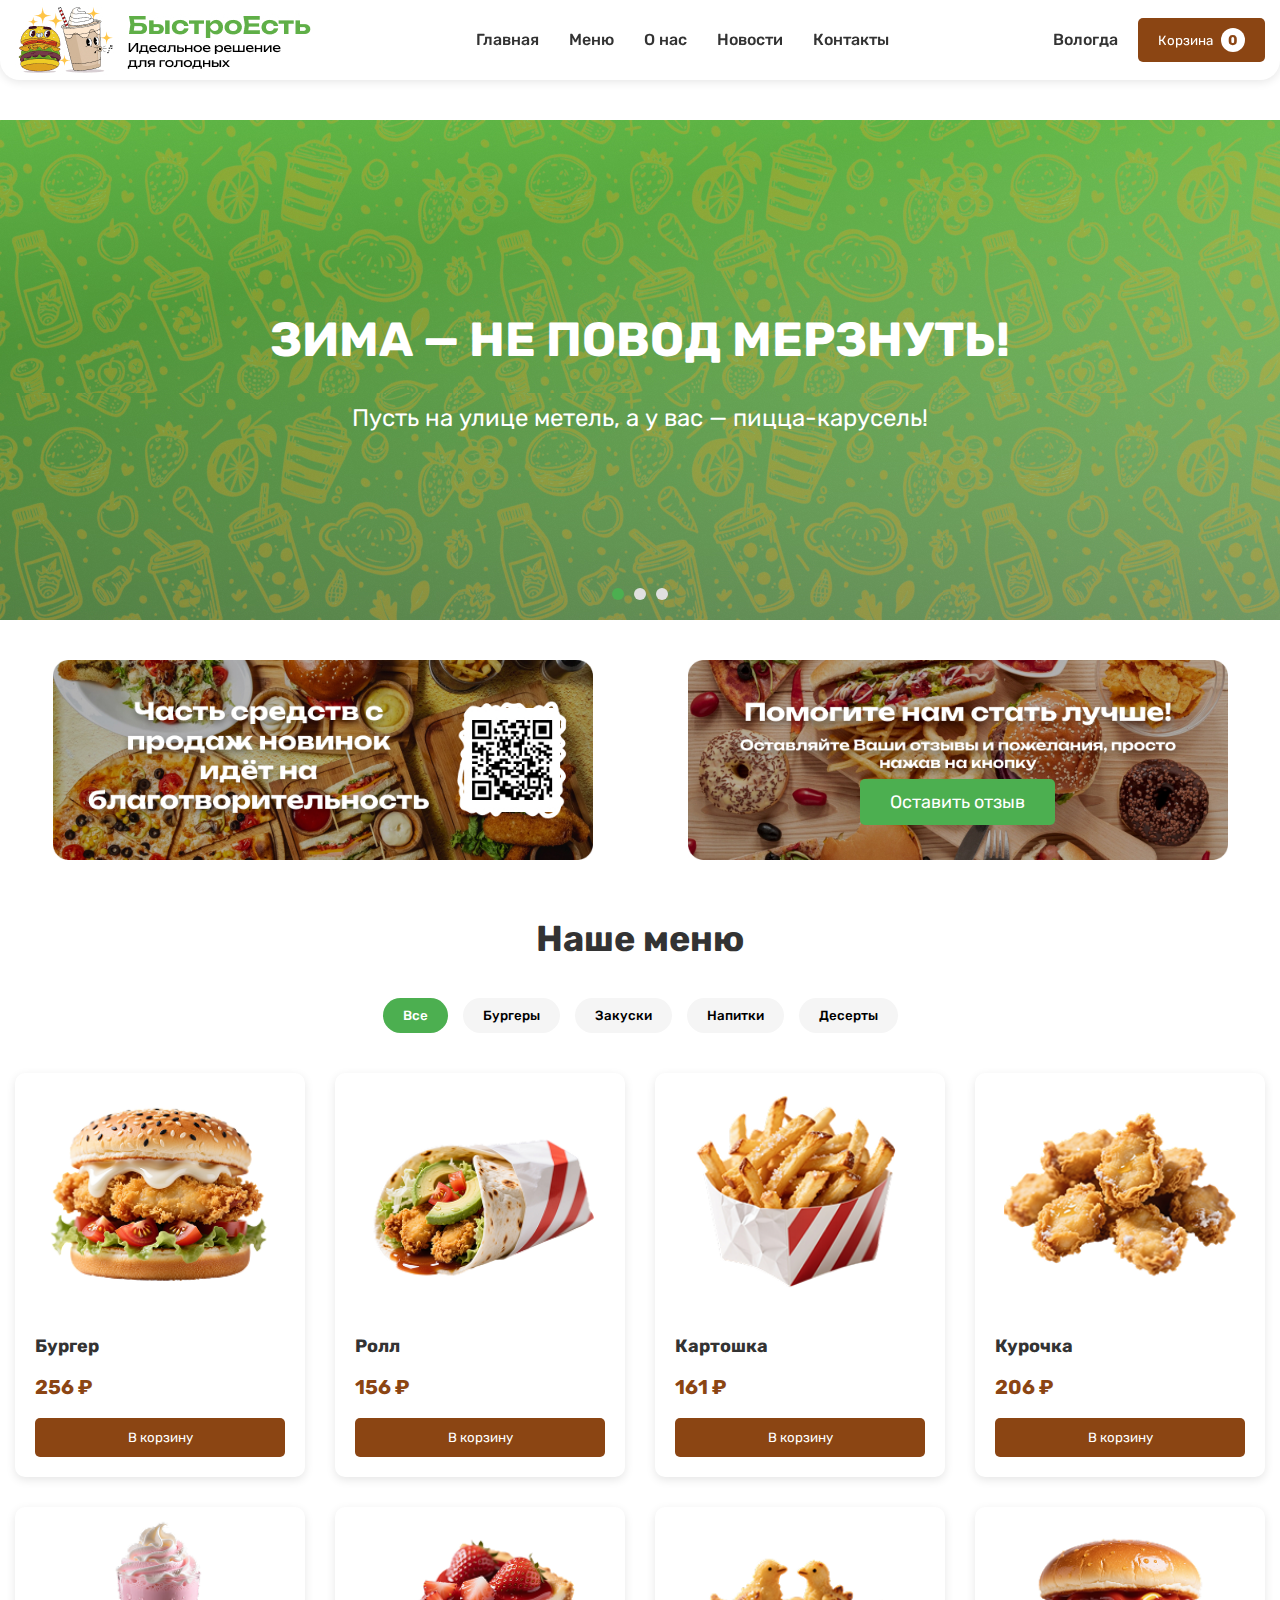
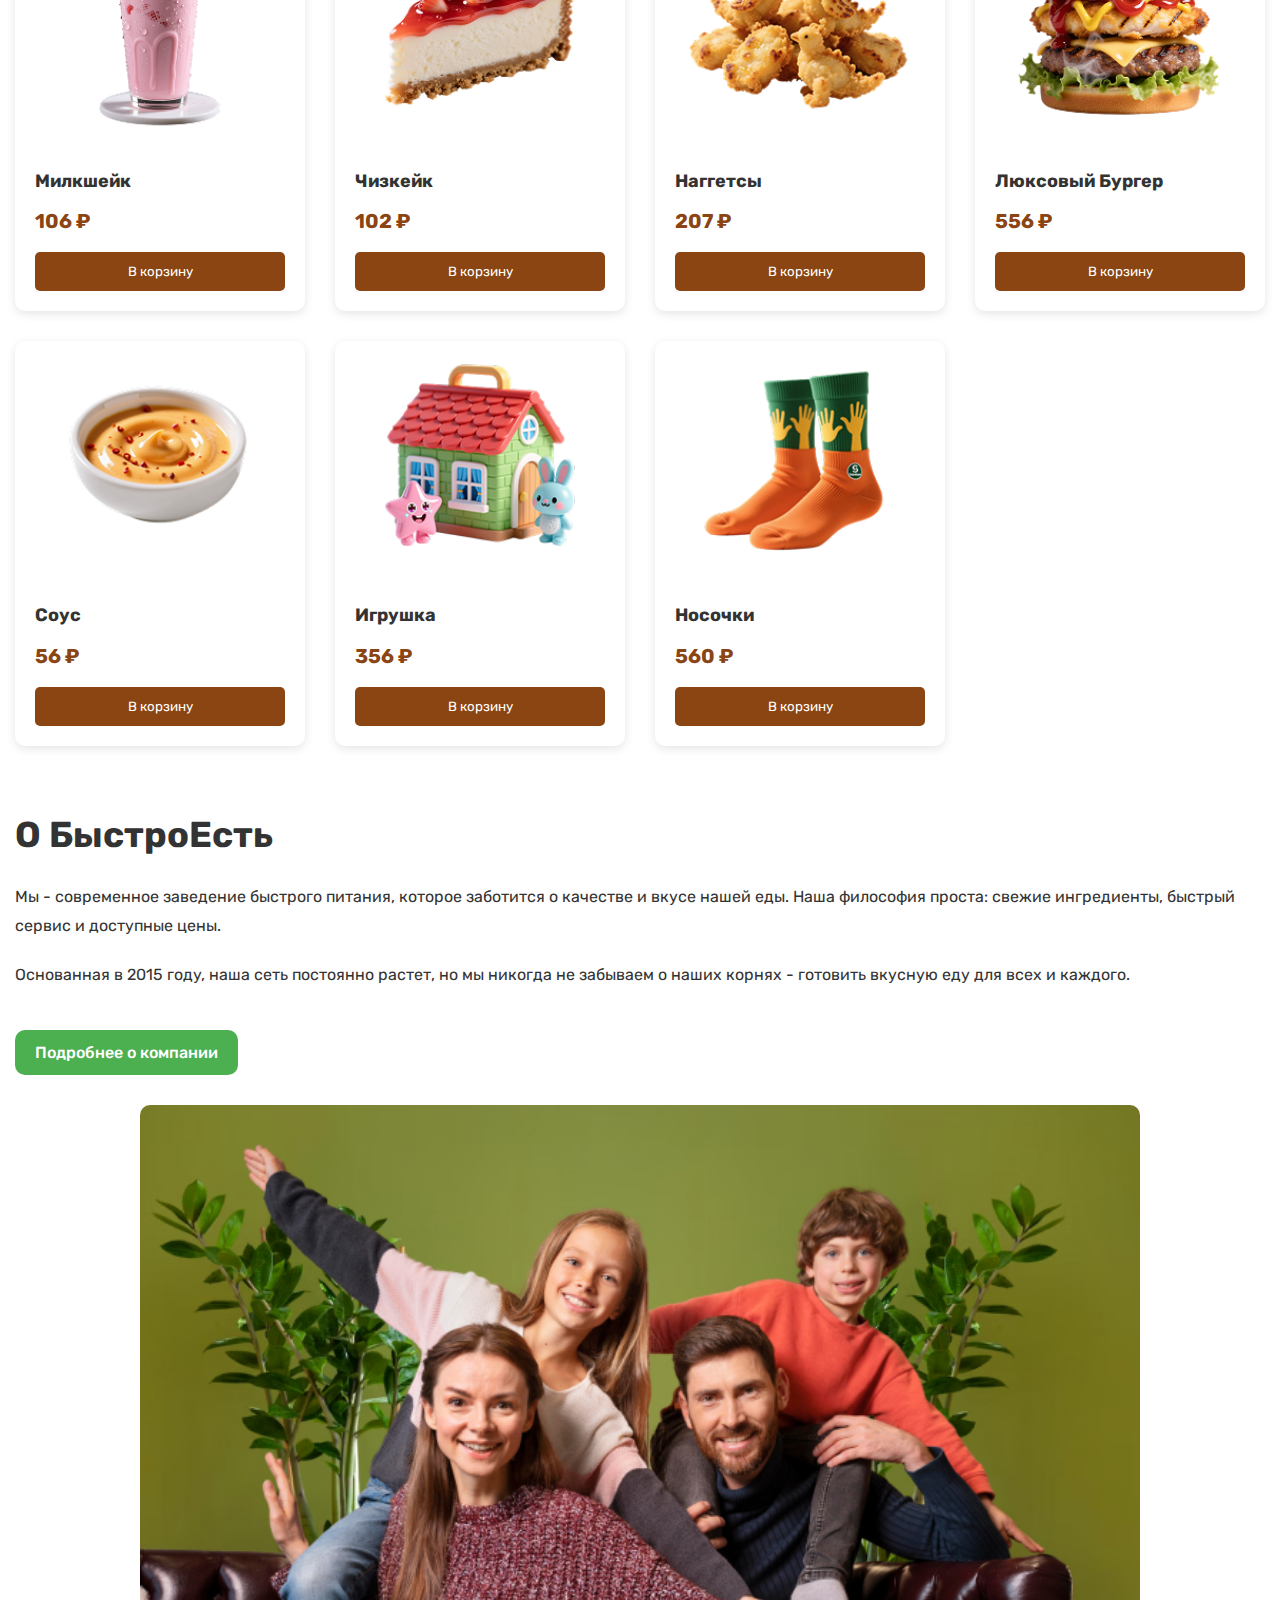
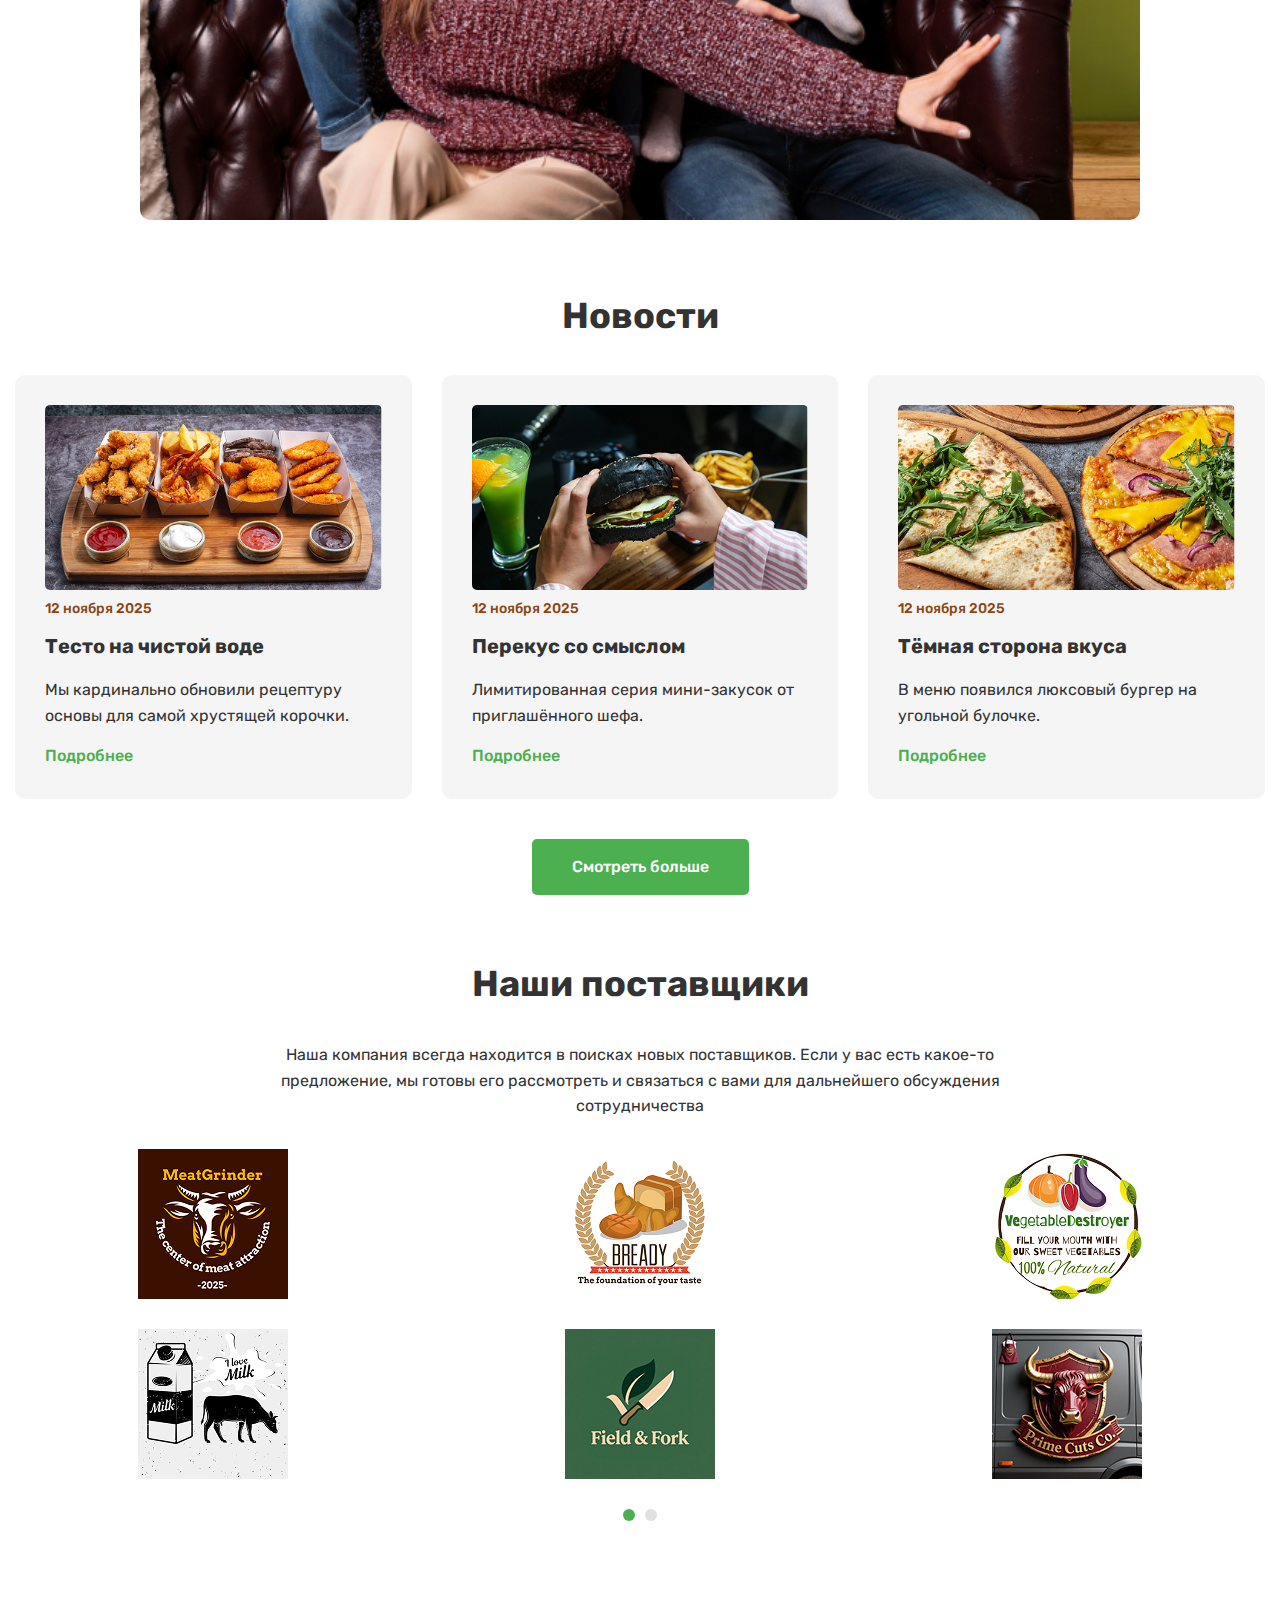
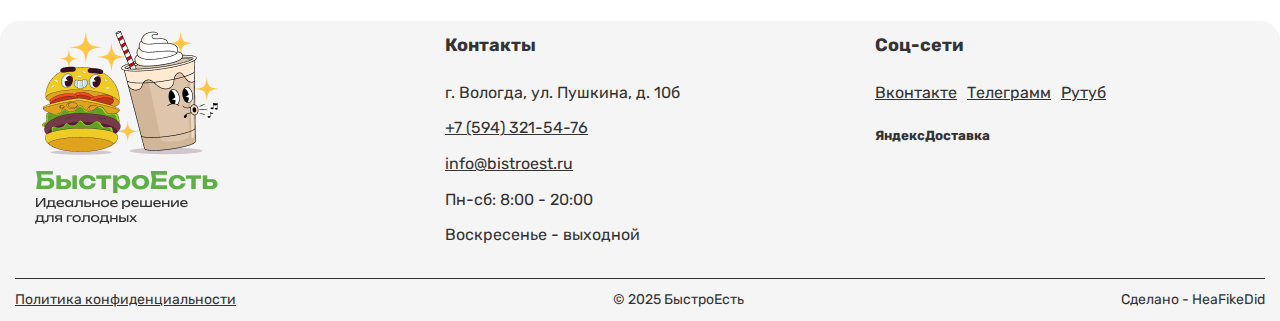
<file: index.html>
<!DOCTYPE html>
<html lang="ru">
<head>
    <meta charset="UTF-8">
    <meta name="viewport" content="width=device-width, initial-scale=1.0">
    <title>БыстроЕсть - Главная</title>
    <link rel="stylesheet" href="style.css">
</head>
<body>
    <div></div>
    <header class="header">
        <div class="container hedcon">
            <div class="header-content">
                <div class="logo">
                    <a href="index.html"><img src="./images/logo_header.jpg" alt="logo"></a>
                </div>
                <nav class="nav-desktop">
                    <ul>
                        <li><a href="index.html">Главная</a></li>
                        <li><a href="menu.html">Меню</a></li>
                        <li><a href="about.html">О нас</a></li>
                        <li><a href="news.html">Новости</a></li>
                        <li><a href="contacts.html">Контакты</a></li>
                    </ul>
                </nav>
                <div class="header-right">
                    <div class="city">Вологда</div>
                    <button class="cart-btn" id="cartBtn">
                        <p>Корзина</p>
                        <span class="cart-count">0</span>
                    </button>
                </div>
                <button class="burger-menu" id="burgerMenu">
                    <img src="./images/menu.png" alt="menu">
                </button>
            </div>
        </div>
        <!-- Мобильное меню -->
        <div class="mobile-menu" id="mobileMenu">
            <ul>
                <li><a href="index.html">Главная</a></li>
                <li><a href="menu.html">Меню</a></li>
                <li><a href="about.html">О нас</a></li>
                <li><a href="news.html">Новости</a></li>
                <li><a href="contacts.html">Контакты</a></li>
                <li><div class="city-mobile">
                        <button class="cart-btn" id="cartBtn">
                            <p>Корзина</p>
                            <span class="cart-count">0</span>
                        </button>
                    </div>
                </li>
            </ul>
        </div>
    </header>

    <!-- Карусель баннеров -->
    <section class="carousel-section">
        <div class="carousel">
            <div class="carousel-track">
                <div class="slide active" id="sl1">
                    <div class="slide-content">
                        <h2>ЗИМА — НЕ ПОВОД МЕРЗНУТЬ!</h2>
                        <p>Пусть на улице метель, а у вас — пицца-карусель!</p>
                    </div>
                </div>
                <div class="slide" id="sl2">
                    <div class="slide-content">
                        <h2>НОВИНКА СЕЗОНА</h2>
                        <p>Тёмная сторона вкуса: люксовый бургер на угольной булочке</p>
                    </div>
                </div>
                <div class="slide" id="sl3">
                    <div class="slide-content">
                        <h2>ДОСТАВИМ ГОРЯЧЕЙ</h2>
                        <p>БЕСПЛАТНО при заказе от 999 ₽</p>
                    </div>
                </div>
            </div>
            <div class="carousel-dots">
                <span class="dot active"></span>
                <span class="dot"></span>
                <span class="dot"></span>
            </div>
        </div>
    </section>

    <!-- Постоянные баннеры -->
    <section class="container">
        <div class="banners">
            <div class="banner charity-banner">
                <div class="banner-content">
                </div>
            </div>
            <div class="banner feedback-banner help">
                <div class="banner-content">
                    <button class="feedback-btn"><a href="./contacts.html">Оставить отзыв</a></button>
                </div>
            </div>
        </div>
    </section>

    <!-- Меню с категориями -->
    <section class="container menu-section">
        <h2 class="section-title">Наше меню</h2>
        <div class="category-tabs">
            <button class="category-btn active" data-category="all">Все</button>
            <button class="category-btn" data-category="burgers">Бургеры</button>
            <button class="category-btn" data-category="snacks">Закуски</button>
            <button class="category-btn" data-category="drinks">Напитки</button>
            <button class="category-btn" data-category="desserts">Десерты</button>
        </div>
        <div class="products-grid">
            <!-- Продукты будут генерироваться через JS -->
        </div>
    </section>

    <!-- SEO блок -->
    <section class="container seo-section">
        <div class="seo-content">
            <div class="seo-text">
                <h2>О БыстроЕсть</h2>
                <p>Мы - современное заведение быстрого питания, которое заботится о качестве и вкусе нашей еды. Наша философия проста: свежие ингредиенты, быстрый сервис и доступные цены.</p>
                <p>Основанная в 2015 году, наша сеть постоянно растет, но мы никогда не забываем о наших корнях - готовить вкусную еду для всех и каждого.</p>
                <a href="about.html" class="read-more">Подробнее о компании</a>
            </div>
            <div class="seo-image">
                <div class="image-placeholder"><img src="./images/seo.jpg" alt="seo"></div>
            </div>
        </div>
    </section>

    <!-- Новости -->
    <section class="container news-section">
        <h2 class="section-title">Новости</h2>
        <div class="news-grid">
            <div class="news-card">
                <img src="./images/news1.jpg" alt="новость 1">
                <div class="news-date">12 ноября 2025</div>
                <h3>Тесто на чистой воде</h3>
                <p>Мы кардинально обновили рецептуру основы для самой хрустящей корочки.</p>
                <a href="news.html" class="news-link">Подробнее</a>
            </div>
            <div class="news-card">
                <img src="./images/news2.jpg" alt="новость 2">
                <div class="news-date">12 ноября 2025</div>
                <h3>Перекус со смыслом</h3>
                <p>Лимитированная серия мини-закусок от приглашённого шефа.</p>
                <a href="news.html" class="news-link">Подробнее</a>
            </div>
            <div class="news-card">
                <img src="./images/news3.jpg" alt="новость 3">
                <div class="news-date">12 ноября 2025</div>
                <h3>Тёмная сторона вкуса</h3>
                <p>В меню появился люксовый бургер на угольной булочке.</p>
                <a href="news.html" class="news-link">Подробнее</a>
            </div>
        </div>
        <div class="view-all">
            <a href="news.html" class="view-all-btn">Смотреть больше</a>
        </div>
    </section>

    <!-- Поставщики -->
    <section class="container suppliers-section">
        <h2 class="section-title">Наши поставщики</h2>
        <p class="section-discr">Наша компания всегда находится в поисках новых поставщиков. Если у вас есть какое-то предложение, мы готовы его рассмотреть и связаться с вами для дальнейшего обсуждения сотрудничества</p>
        <div class="suppliers-slider">
            <div class="slider-track">
                <div class="suppliers-slide active">
                    <div class="logos-grid">
                        <div class="logo-placeholder"><img src="./images/company1.jpg" alt="компания"></div>
                        <div class="logo-placeholder"><img src="./images/company2.jpg" alt="компания"></div>
                        <div class="logo-placeholder"><img src="./images/company3.jpg" alt="компания"></div>
                        <div class="logo-placeholder"><img src="./images/company4.jpg" alt="компания"></div>
                        <div class="logo-placeholder"><img src="./images/company5.jpg" alt="компания"></div>
                        <div class="logo-placeholder"><img src="./images/company6.jpg" alt="компания"></div>
                    </div>
                </div>
                <div class="suppliers-slide">
                    <div class="logos-grid">
                        <div class="logo-placeholder"><img src="./images/company7.jpg" alt="компания"></div>
                        <div class="logo-placeholder"><img src="./images/company8.jpg" alt="компания"></div>
                        <div class="logo-placeholder"><img src="./images/company9.jpg" alt="компания"></div>
                        <div class="logo-placeholder"><img src="./images/company10.jpg" alt="компания"></div>
                        <div class="logo-placeholder"><img src="./images/company11.jpg" alt="компания"></div>
                        <div class="logo-placeholder"><img src="./images/company12.jpg" alt="компания"></div>
                    </div>
                </div>
            </div>
            <div class="slider-dots">
                <span class="supplier-dot active"></span>
                <span class="supplier-dot"></span>
            </div>
        </div>
    </section>

    <!-- Подвал -->
    <footer class="footer">
        <div class="container">
            <div class="footer-content">
                <div class="footer-left">
                    <div class="footer-logo"><img src="./images/logo_footer.png" alt="logo"></div>
                </div>
                <div class="footer-middle">
                    <h4>Контакты</h4>
                    <p>г. Вологда, ул. Пушкина, д. 10б</p>
                    <p><a href="tel:+7(594)321-54-76">+7 (594) 321-54-76</a></p>
                    <p><a href="mailto:info@bistroest.ru">info@bistroest.ru</a></p>
                    <p>Пн-сб: 8:00 - 20:00</p>
                    <p>Воскресенье - выходной</p>
                </div>
                <div class="footer-right">
                    <h4>Соц-сети</h4>
                    <div class="social-icons">
                        <a href="#">Вконтакте</a>
                        <a href="#">Телеграмм</a>
                        <a href="#">Рутуб</a>
                    </div>
                    <div class="delivery-partners">
                        <a href="#"><h5>ЯндексДоставка</h5></a>
                    </div>
                </div>
            </div>
            <div class="footer-bottom">
                <a href="#" class="polit">Политика конфиденциальности</a>
                <p>© 2025 БыстроЕсть</p>
                <p>Сделано - HeaFikeDid</p>
            </div>
        </div>
    </footer>

    <!-- Модальное окно корзины -->
    <div class="modal" id="cartModal">
        <div class="modal-content">
            <div class="modal-header">
                <h3>Ваш заказ</h3>
                <button class="close-modal">&times;</button>
            </div>
            <div class="modal-body">
                <div class="cart-items" id="cartItems">
                    <p class="empty-cart">Корзина пуста</p>
                </div>
                <div class="cart-total">
                    <span>Итого:</span>
                    <span id="cartTotal">0 ₽</span>
                </div>
            </div>
            <div class="modal-footer">
                <button class="order-btn">Оформить заказ</button>
            </div>
        </div>
    </div>


    <script src="script.js"></script>
</body>
</html>
</file>
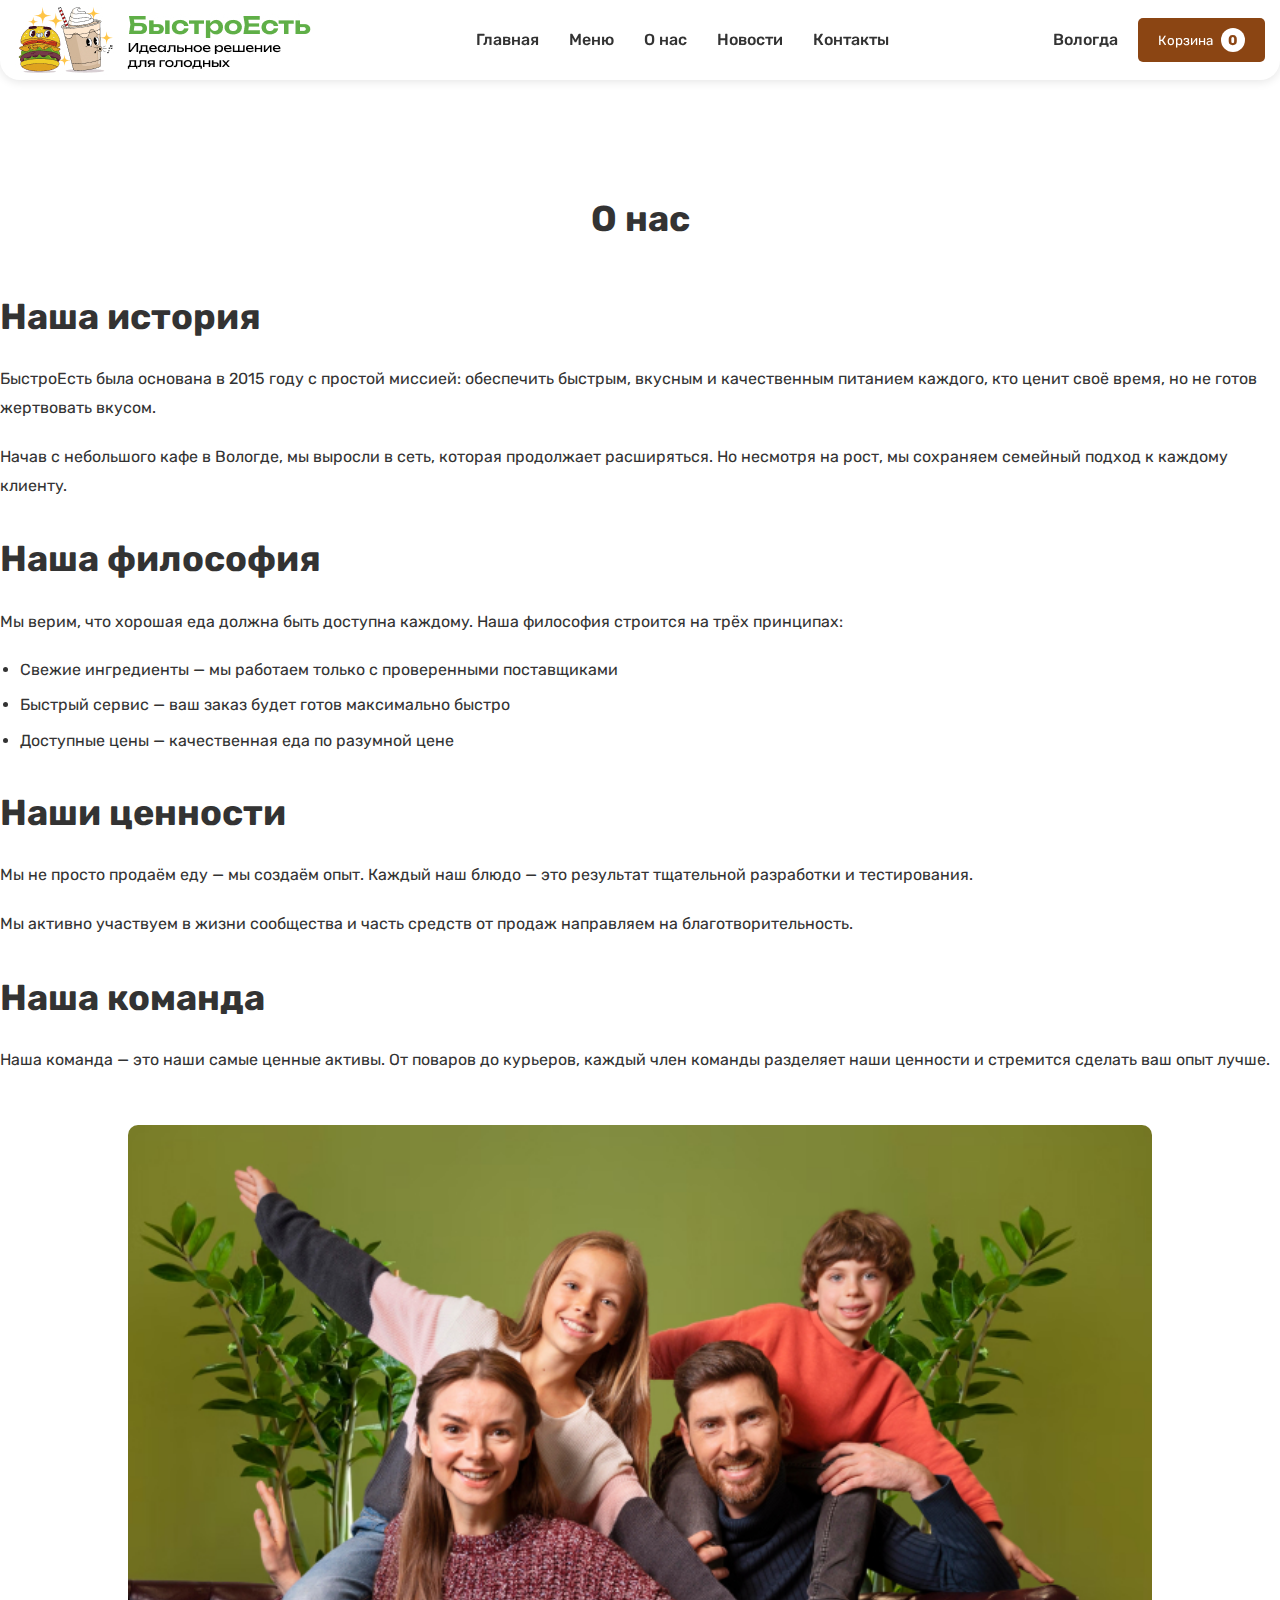
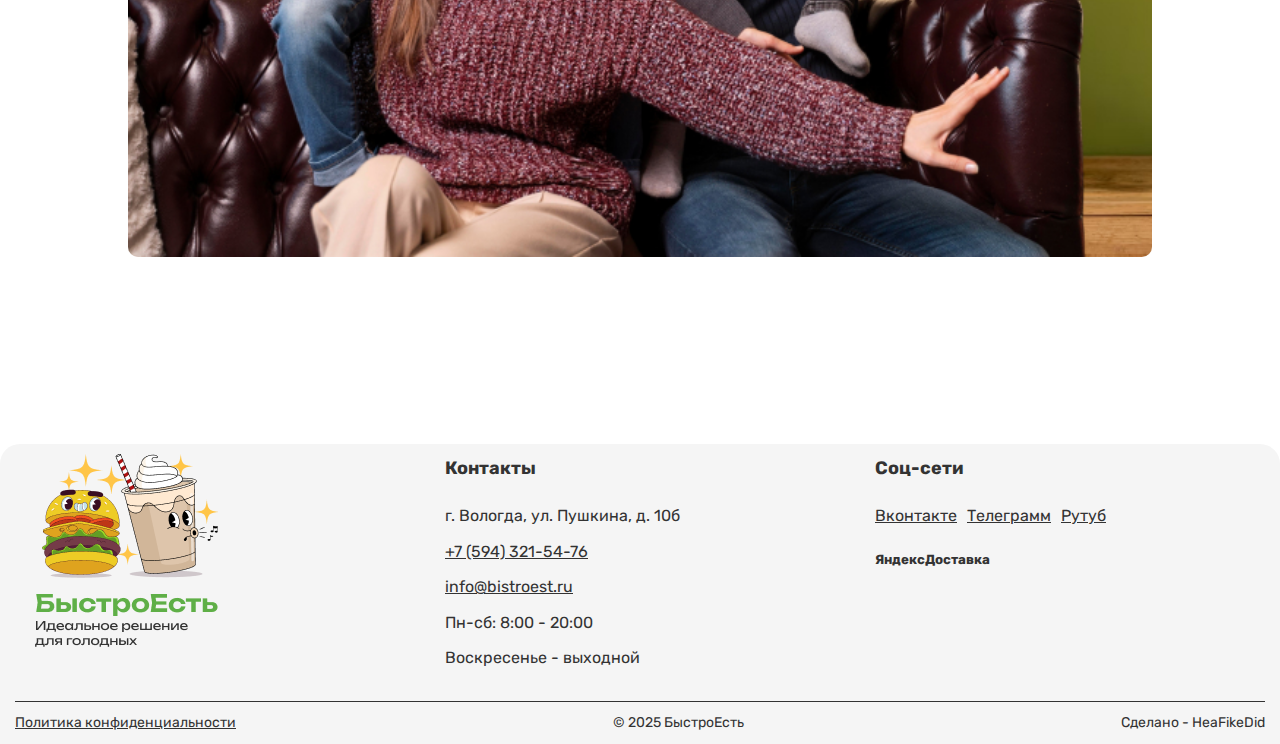
<file: about.html>
<!DOCTYPE html>
<html lang="ru">
<head>
    <meta charset="UTF-8">
    <meta name="viewport" content="width=device-width, initial-scale=1.0">
    <title>БыстроЕсть - О нас</title>
    <link rel="stylesheet" href="style.css">
</head>
<body>
    <header class="header">
        <div class="container hedcon">
            <div class="header-content">
                <div class="logo">
                    <a href="index.html"><img src="./images/logo_header.jpg" alt="logo"></a>
                </div>
                <nav class="nav-desktop">
                    <ul>
                        <li><a href="index.html">Главная</a></li>
                        <li><a href="menu.html">Меню</a></li>
                        <li><a href="about.html">О нас</a></li>
                        <li><a href="news.html">Новости</a></li>
                        <li><a href="contacts.html">Контакты</a></li>
                    </ul>
                </nav>
                <div class="header-right">
                    <div class="city">Вологда</div>
                    <button class="cart-btn" id="cartBtn">
                        <p>Корзина</p>
                        <span class="cart-count">0</span>
                    </button>
                </div>
                <button class="burger-menu" id="burgerMenu">
                    <img src="./images/menu.png" alt="menu">
                </button>
            </div>
        </div>
        <div class="mobile-menu" id="mobileMenu">
            <ul>
                <li><a href="index.html">Главная</a></li>
                <li><a href="menu.html">Меню</a></li>
                <li><a href="about.html">О нас</a></li>
                <li><a href="news.html">Новости</a></li>
                <li><a href="contacts.html">Контакты</a></li>
                <li><div class="city-mobile">
                        <button class="cart-btn" id="cartBtn">
                            <p>Корзина</p>
                            <span class="cart-count">0</span>
                        </button>
                    </div>
                </li>
            </ul>
        </div>
    </header>

    <main class="container" style="margin-top: 100px; padding: 40px 0;">
        <h1 class="section-title">О нас</h1>
        
        <div class="seo-content" style="margin: 40px 0;">
            <div class="seo-text">
                <h2>Наша история</h2>
                <p>БыстроЕсть была основана в 2015 году с простой миссией: обеспечить быстрым, вкусным и качественным питанием каждого, кто ценит своё время, но не готов жертвовать вкусом.</p>
                <p>Начав с небольшого кафе в Вологде, мы выросли в сеть, которая продолжает расширяться. Но несмотря на рост, мы сохраняем семейный подход к каждому клиенту.</p>
                
                <h2 style="margin-top: 30px;">Наша философия</h2>
                <p>Мы верим, что хорошая еда должна быть доступна каждому. Наша философия строится на трёх принципах:</p>
                <ul style="margin: 20px 0; padding-left: 20px;">
                    <li style="margin-bottom: 10px;">Свежие ингредиенты — мы работаем только с проверенными поставщиками</li>
                    <li style="margin-bottom: 10px;">Быстрый сервис — ваш заказ будет готов максимально быстро</li>
                    <li>Доступные цены — качественная еда по разумной цене</li>
                </ul>
                
                <h2 style="margin-top: 30px;">Наши ценности</h2>
                <p>Мы не просто продаём еду — мы создаём опыт. Каждый наш блюдо — это результат тщательной разработки и тестирования.</p>
                <p>Мы активно участвуем в жизни сообщества и часть средств от продаж направляем на благотворительность.</p>
                
                <h2 style="margin-top: 30px;">Наша команда</h2>
                <p>Наша команда — это наши самые ценные активы. От поваров до курьеров, каждый член команды разделяет наши ценности и стремится сделать ваш опыт лучше.</p>
            </div>
            <div class="seo-image">
                <div class="image-placeholder" style="width: 100%;"><img src="./images/seo.jpg" alt="seo"></div>
            </div>
        </div>
    </main>

    <footer class="footer">
        <div class="container">
            <div class="footer-content">
                <div class="footer-left">
                    <div class="footer-logo"><img src="./images/logo_footer.png" alt="logo"></div>
                </div>
                <div class="footer-middle">
                    <h4>Контакты</h4>
                    <p>г. Вологда, ул. Пушкина, д. 10б</p>
                    <p><a href="tel:+7(594)321-54-76">+7 (594) 321-54-76</a></p>
                    <p><a href="mailto:info@bistroest.ru">info@bistroest.ru</a></p>
                    <p>Пн-сб: 8:00 - 20:00</p>
                    <p>Воскресенье - выходной</p>
                </div>
                <div class="footer-right">
                    <h4>Соц-сети</h4>
                    <div class="social-icons">
                        <a href="#">Вконтакте</a>
                        <a href="#">Телеграмм</a>
                        <a href="#">Рутуб</a>
                    </div>
                    <div class="delivery-partners">
                        <a href="#"><h5>ЯндексДоставка</h5></a>
                    </div>
                </div>
            </div>
            <div class="footer-bottom">
                <a href="#" class="polit">Политика конфиденциальности</a>
                <p>© 2025 БыстроЕсть</p>
                <p>Сделано - HeaFikeDid</p>
            </div>
        </div>
    </footer>

    <div class="modal" id="cartModal">
        <div class="modal-content">
            <div class="modal-header">
                <h3>Ваш заказ</h3>
                <button class="close-modal">&times;</button>
            </div>
            <div class="modal-body">
                <div class="cart-items" id="cartItems">
                    <p class="empty-cart">Корзина пуста</p>
                </div>
                <div class="cart-total">
                    <span>Итого:</span>
                    <span id="cartTotal">0 ₽</span>
                </div>
            </div>
            <div class="modal-footer">
                <button class="order-btn">Оформить заказ</button>
            </div>
        </div>
    </div>

    <script src="script.js"></script>
</body>
</html>
</file>
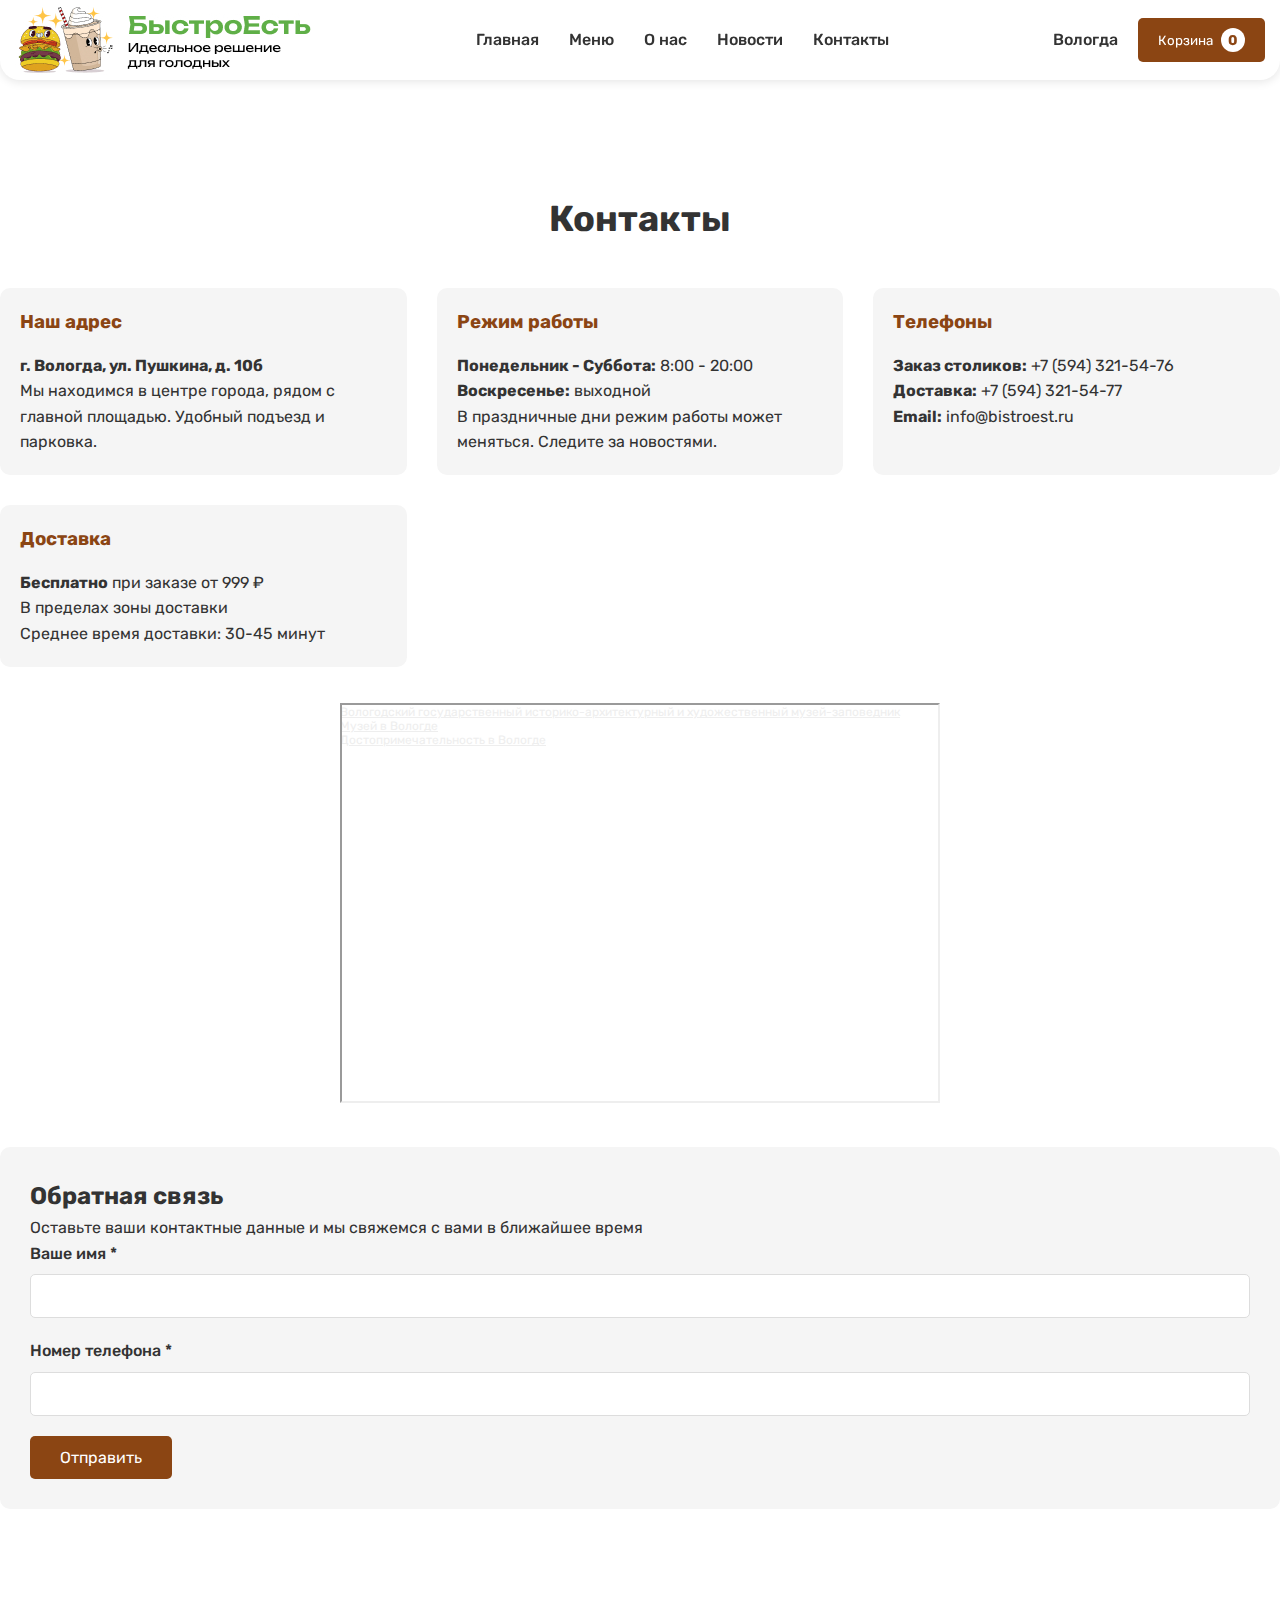
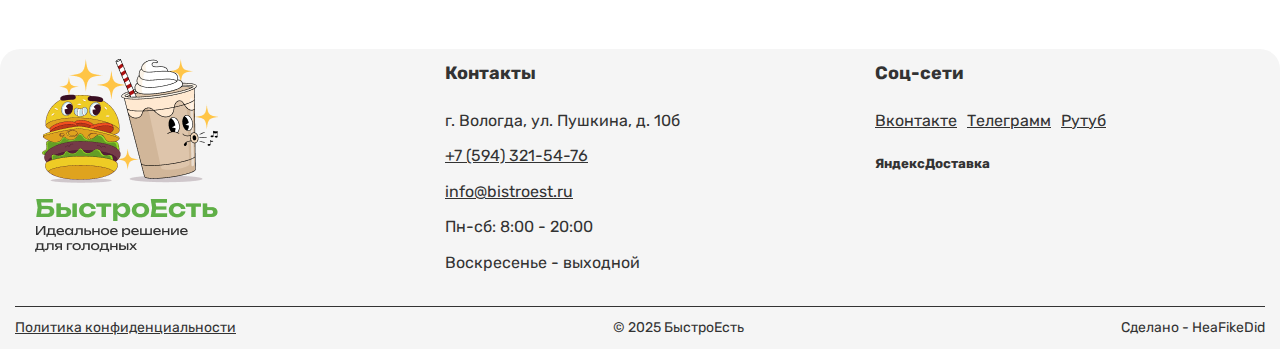
<file: contacts.html>
<!DOCTYPE html>
<html lang="ru">
<head>
    <meta charset="UTF-8">
    <meta name="viewport" content="width=device-width, initial-scale=1.0">
    <title>БыстроЕсть - Контакты</title>
    <link rel="stylesheet" href="style.css">
</head>
<body>
    <header class="header">
        <div class="container hedcon">
            <div class="header-content">
                <div class="logo">
                    <a href="index.html"><img src="./images/logo_header.jpg" alt="logo"></a>
                </div>
                <nav class="nav-desktop">
                    <ul>
                        <li><a href="index.html">Главная</a></li>
                        <li><a href="menu.html">Меню</a></li>
                        <li><a href="about.html">О нас</a></li>
                        <li><a href="news.html">Новости</a></li>
                        <li><a href="contacts.html">Контакты</a></li>
                    </ul>
                </nav>
                <div class="header-right">
                    <div class="city">Вологда</div>
                    <button class="cart-btn" id="cartBtn">
                        <p>Корзина</p>
                        <span class="cart-count">0</span>
                    </button>
                </div>
                <button class="burger-menu" id="burgerMenu">
                    <img src="./images/menu.png" alt="menu">
                </button>
            </div>
        </div>
        <div class="mobile-menu" id="mobileMenu">
            <ul>
                <li><a href="index.html">Главная</a></li>
                <li><a href="menu.html">Меню</a></li>
                <li><a href="about.html">О нас</a></li>
                <li><a href="news.html">Новости</a></li>
                <li><a href="contacts.html">Контакты</a></li>
                <li><div class="city-mobile">
                        <button class="cart-btn" id="cartBtn">
                            <p>Корзина</p>
                            <span class="cart-count">0</span>
                        </button>
                    </div>
                </li>
            </ul>
        </div>
    </header>

    <main class="container" style="margin-top: 100px; padding: 40px 0;">
        <h1 class="section-title">Контакты</h1>
        
        <div class="contact-info">
            <div class="info-card">
                <h3>Наш адрес</h3>
                <p><strong>г. Вологда, ул. Пушкина, д. 10б</strong></p>
                <p>Мы находимся в центре города, рядом с главной площадью. Удобный подъезд и парковка.</p>
            </div>
            
            <div class="info-card">
                <h3>Режим работы</h3>
                <p><strong>Понедельник - Суббота:</strong> 8:00 - 20:00</p>
                <p><strong>Воскресенье:</strong> выходной</p>
                <p>В праздничные дни режим работы может меняться. Следите за новостями.</p>
            </div>
            
            <div class="info-card">
                <h3>Телефоны</h3>
                <p><strong>Заказ столиков:</strong> +7 (594) 321-54-76</p>
                <p><strong>Доставка:</strong> +7 (594) 321-54-77</p>
                <p><strong>Email:</strong> info@bistroest.ru</p>
            </div>
            
            <div class="info-card">
                <h3>Доставка</h3>
                <p><strong>Бесплатно</strong> при заказе от 999 ₽</p>
                <p>В пределах зоны доставки</p>
                <p>Среднее время доставки: 30-45 минут</p>
            </div>
        </div>
        
        <div class="map-container">
            <div style="position:relative;overflow:hidden;"><a href="https://yandex.ru/maps/org/vologodskiy_gosudarstvenny_istoriko_arkhitekturny_i_khudozhestvenny_muzey_zapovednik/1013241328/?utm_medium=mapframe&utm_source=maps" style="color:#eee;font-size:12px;position:absolute;top:0px;">Вологодский государственный историко-архитектурный и художественный музей-заповедник</a><a href="https://yandex.ru/maps/21/vologda/category/museum/184105894/?utm_medium=mapframe&utm_source=maps" style="color:#eee;font-size:12px;position:absolute;top:14px;">Музей в Вологде</a><a href="https://yandex.ru/maps/21/vologda/category/landmark_attraction/89683368508/?utm_medium=mapframe&utm_source=maps" style="color:#eee;font-size:12px;position:absolute;top:28px;">Достопримечательность в Вологде</a><iframe src="https://yandex.ru/map-widget/v1/?ll=39.879689%2C59.211107&mode=poi&poi%5Bpoint%5D=39.882156%2C59.223620&poi%5Buri%5D=ymapsbm1%3A%2F%2Forg%3Foid%3D1013241328&z=14.04" frameborder="1" allowfullscreen="true" style="position:relative;" class="map-ya"></iframe></div>
        </div>
        
        <div class="contact-form">
            <h2>Обратная связь</h2>
            <p>Оставьте ваши контактные данные и мы свяжемся с вами в ближайшее время</p>
            
            <form id="contactForm">
                <div class="form-group">
                    <label for="name">Ваше имя *</label>
                    <input type="text" id="name" name="name" required>
                </div>
                
                <div class="form-group">
                    <label for="phone">Номер телефона *</label>
                    <input type="tel" id="phone" name="phone" required pattern="[\+\-0-9\s\(\)]+">
                </div>
                
                <button type="submit" class="submit-btn">Отправить</button>
            </form>
        </div>
    </main>

    <footer class="footer">
        <div class="container">
            <div class="footer-content">
                <div class="footer-left">
                    <div class="footer-logo"><img src="./images/logo_footer.png" alt="logo"></div>
                </div>
                <div class="footer-middle">
                    <h4>Контакты</h4>
                    <p>г. Вологда, ул. Пушкина, д. 10б</p>
                    <p><a href="tel:+7(594)321-54-76">+7 (594) 321-54-76</a></p>
                    <p><a href="mailto:info@bistroest.ru">info@bistroest.ru</a></p>
                    <p>Пн-сб: 8:00 - 20:00</p>
                    <p>Воскресенье - выходной</p>
                </div>
                <div class="footer-right">
                    <h4>Соц-сети</h4>
                    <div class="social-icons">
                        <a href="#">Вконтакте</a>
                        <a href="#">Телеграмм</a>
                        <a href="#">Рутуб</a>
                    </div>
                    <div class="delivery-partners">
                        <a href="#"><h5>ЯндексДоставка</h5></a>
                    </div>
                </div>
            </div>
            <div class="footer-bottom">
                <a href="#" class="polit">Политика конфиденциальности</a>
                <p>© 2025 БыстроЕсть</p>
                <p>Сделано - HeaFikeDid</p>
            </div>
        </div>
    </footer>

    <div class="modal" id="cartModal">
        <div class="modal-content">
            <div class="modal-header">
                <h3>Ваш заказ</h3>
                <button class="close-modal">&times;</button>
            </div>
            <div class="modal-body">
                <div class="cart-items" id="cartItems">
                    <p class="empty-cart">Корзина пуста</p>
                </div>
                <div class="cart-total">
                    <span>Итого:</span>
                    <span id="cartTotal">0 ₽</span>
                </div>
            </div>
            <div class="modal-footer">
                <button class="order-btn">Оформить заказ</button>
            </div>
        </div>
    </div>

    <script>
        document.getElementById('contactForm').addEventListener('submit', function(e) {
            e.preventDefault();
            
            const name = document.getElementById('name').value;
            const phone = document.getElementById('phone').value;
            
            if (name && phone) {
                alert('Спасибо, ' + name + '! Мы свяжемся с вами по номеру ' + phone + ' в ближайшее время.');
                this.reset();
            } else {
                alert('Пожалуйста, заполните все обязательные поля.');
            }
        });
    </script>
    <script src="script.js"></script>
</body>
</html>
</file>
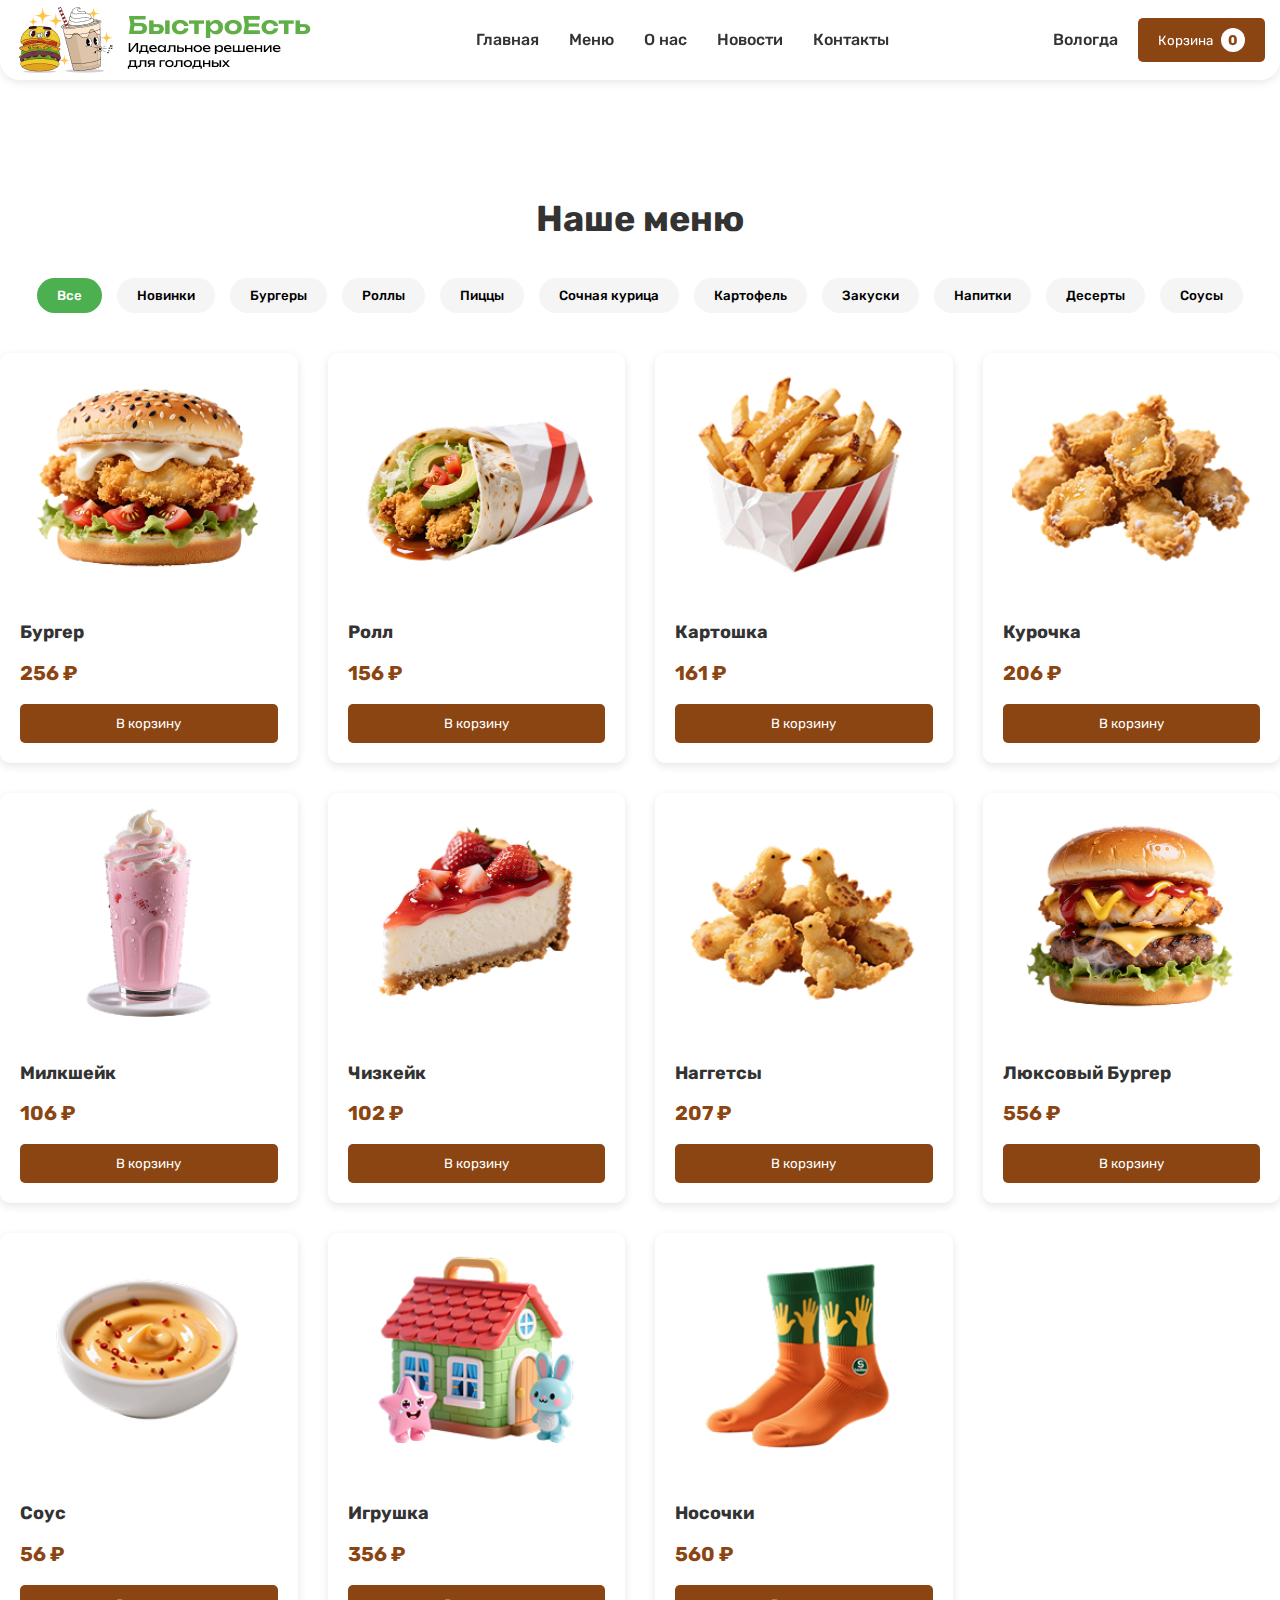
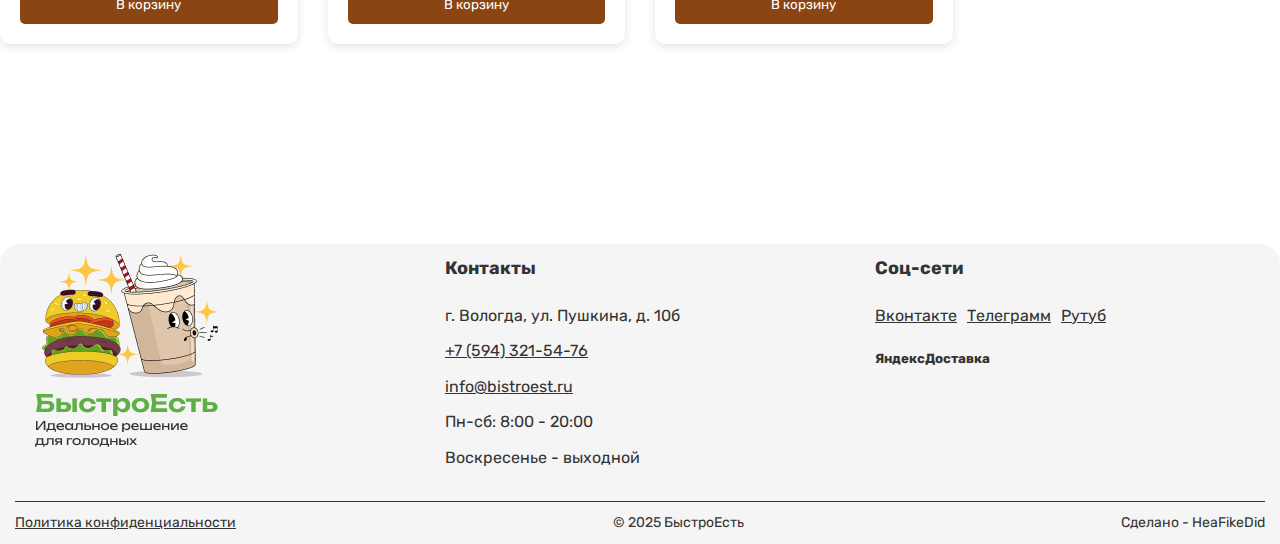
<file: menu.html>
<!DOCTYPE html>
<html lang="ru">
<head>
    <meta charset="UTF-8">
    <meta name="viewport" content="width=device-width, initial-scale=1.0">
    <title>БыстроЕсть - Меню</title>
    <link rel="stylesheet" href="style.css">
</head>
<body>
    <header class="header">
        <div class="container hedcon">
            <div class="header-content">
                <div class="logo">
                    <a href="index.html"><img src="./images/logo_header.jpg" alt="logo"></a>
                </div>
                <nav class="nav-desktop">
                    <ul>
                        <li><a href="index.html">Главная</a></li>
                        <li><a href="menu.html">Меню</a></li>
                        <li><a href="about.html">О нас</a></li>
                        <li><a href="news.html">Новости</a></li>
                        <li><a href="contacts.html">Контакты</a></li>
                    </ul>
                </nav>
                <div class="header-right">
                    <div class="city">Вологда</div>
                    <button class="cart-btn" id="cartBtn">
                        <p>Корзина</p>
                        <span class="cart-count">0</span>
                    </button>
                </div>
                <button class="burger-menu" id="burgerMenu">
                    <img src="./images/menu.png" alt="menu">
                </button>
            </div>
        </div>
        <div class="mobile-menu" id="mobileMenu">
            <ul>
                <li><a href="index.html">Главная</a></li>
                <li><a href="menu.html">Меню</a></li>
                <li><a href="about.html">О нас</a></li>
                <li><a href="news.html">Новости</a></li>
                <li><a href="contacts.html">Контакты</a></li>
                <li><div class="city-mobile">
                        <button class="cart-btn" id="cartBtn">
                            <p>Корзина</p>
                            <span class="cart-count">0</span>
                        </button>
                    </div>
                </li>
            </ul>
        </div>
    </header>

    <main class="container" style="margin-top: 100px; padding: 40px 0;">
        <h1 class="section-title">Наше меню</h1>
        
        <div class="category-tabs">
            <button class="category-btn active" data-category="all">Все</button>
            <button class="category-btn" data-category="new">Новинки</button>
            <button class="category-btn" data-category="burgers">Бургеры</button>
            <button class="category-btn" data-category="rolls">Роллы</button>
            <button class="category-btn" data-category="pizza">Пиццы</button>
            <button class="category-btn" data-category="chicken">Сочная курица</button>
            <button class="category-btn" data-category="potato">Картофель</button>
            <button class="category-btn" data-category="snacks">Закуски</button>
            <button class="category-btn" data-category="drinks">Напитки</button>
            <button class="category-btn" data-category="desserts">Десерты</button>
            <button class="category-btn" data-category="sauces">Соусы</button>
        </div>
        
        <div class="products-grid" id="menuProducts">
            <!-- Продукты будут генерироваться через JS -->
        </div>
    </main>

    <footer class="footer">
        <div class="container">
            <div class="footer-content">
                <div class="footer-left">
                    <div class="footer-logo"><img src="./images/logo_footer.png" alt="logo"></div>
                </div>
                <div class="footer-middle">
                    <h4>Контакты</h4>
                    <p>г. Вологда, ул. Пушкина, д. 10б</p>
                    <p><a href="tel:+7(594)321-54-76">+7 (594) 321-54-76</a></p>
                    <p><a href="mailto:info@bistroest.ru">info@bistroest.ru</a></p>
                    <p>Пн-сб: 8:00 - 20:00</p>
                    <p>Воскресенье - выходной</p>
                </div>
                <div class="footer-right">
                    <h4>Соц-сети</h4>
                    <div class="social-icons">
                        <a href="#">Вконтакте</a>
                        <a href="#">Телеграмм</a>
                        <a href="#">Рутуб</a>
                    </div>
                    <div class="delivery-partners">
                        <a href="#"><h5>ЯндексДоставка</h5></a>
                    </div>
                </div>
            </div>
            <div class="footer-bottom">
                <a href="#" class="polit">Политика конфиденциальности</a>
                <p>© 2025 БыстроЕсть</p>
                <p>Сделано - HeaFikeDid</p>
            </div>
        </div>
    </footer>

    <div class="modal" id="cartModal">
        <div class="modal-content">
            <div class="modal-header">
                <h3>Ваш заказ</h3>
                <button class="close-modal">&times;</button>
            </div>
            <div class="modal-body">
                <div class="cart-items" id="cartItems">
                    <p class="empty-cart">Корзина пуста</p>
                </div>
                <div class="cart-total">
                    <span>Итого:</span>
                    <span id="cartTotal">0 ₽</span>
                </div>
            </div>
            <div class="modal-footer">
                <button class="order-btn">Оформить заказ</button>
            </div>
        </div>
    </div>

    <script>
        // Расширенные данные для меню
        const menuProducts = [
            { id: 1, name: "Классический Бургер", price: 256, category: "burgers", image: "product1.png" },
            { id: 2, name: "Ролл с курицей", price: 156, category: "rolls", image: "product2.png" },
            { id: 3, name: "Картошка фри", price: 161, category: "potato", image: "product3.png" },
            { id: 4, name: "Курочка BBQ", price: 206, category: "chicken", image: "product4.png" },
            { id: 5, name: "Шоколадный милкшейк", price: 106, category: "drinks", image: "product5.png" },
            { id: 6, name: "Чизкейк Нью-Йорк", price: 102, category: "desserts", image: "product6.png" },
            { id: 7, name: "Наггетсы 6 шт", price: 207, category: "snacks", image: "product7.png" },
            { id: 8, name: "Люксовый Бургер", price: 556, category: "new", image: "product8.png" },
            { id: 9, name: "Соус сырный", price: 56, category: "sauces", image: "product9.png" },
            { id: 10, name: "Пепперони Пицца", price: 356, category: "pizza", image: "product10.png" },
            { id: 11, name: "Маргарита Пицца", price: 320, category: "pizza", image: "product11.png" },
            { id: 12, name: "Ролл с лососем", price: 180, category: "rolls", image: "product2.png" }
        ];

        document.addEventListener('DOMContentLoaded', () => {
            renderMenuProducts('all');
            
            // Обработчики для кнопок категорий
            document.querySelectorAll('.category-btn').forEach(btn => {
                btn.addEventListener('click', () => {
                    document.querySelectorAll('.category-btn').forEach(b => b.classList.remove('active'));
                    btn.classList.add('active');
                    renderMenuProducts(btn.dataset.category);
                });
            });
        });

        function renderMenuProducts(category) {
            const menuProductsGrid = document.getElementById('menuProducts');
            menuProductsGrid.innerHTML = '';
            
            const filteredProducts = category === 'all' 
                ? menuProducts 
                : menuProducts.filter(product => product.category === category);
            
            filteredProducts.forEach(product => {
                const productCard = document.createElement('div');
                productCard.className = 'product-card';
                productCard.innerHTML = `
                    <div class="product-image"><img src="./images/${product.image}" alt="${product.image}"></div>
                    <div class="product-info">
                        <h3 class="product-title">${product.name}</h3>
                        <div class="product-price">${product.price} ₽</div>
                        <button class="add-to-cart" data-id="${product.id}" data-price="${product.price}" data-name="${product.name}">
                            В корзину
                        </button>
                    </div>
                `;
                menuProductsGrid.appendChild(productCard);
            });
            
            // Добавляем обработчики событий для кнопок "В корзину"
            document.querySelectorAll('.add-to-cart').forEach(btn => {
                btn.addEventListener('click', (e) => {
                    const productId = parseInt(e.target.dataset.id);
                    const productName = e.target.dataset.name;
                    const productPrice = parseInt(e.target.dataset.price);
                    
                    // Используем функции из основного скрипта
                    const existingItem = cart.find(item => item.id === productId);
                    
                    if (existingItem) {
                        existingItem.quantity += 1;
                    } else {
                        cart.push({
                            id: productId,
                            name: productName,
                            price: productPrice,
                            quantity: 1
                        });
                    }
                    
                    saveCartToStorage();
                    updateCartUI();
                });
            });
        }
    </script>
    <script src="script.js"></script>
</body>
</html>
</file>
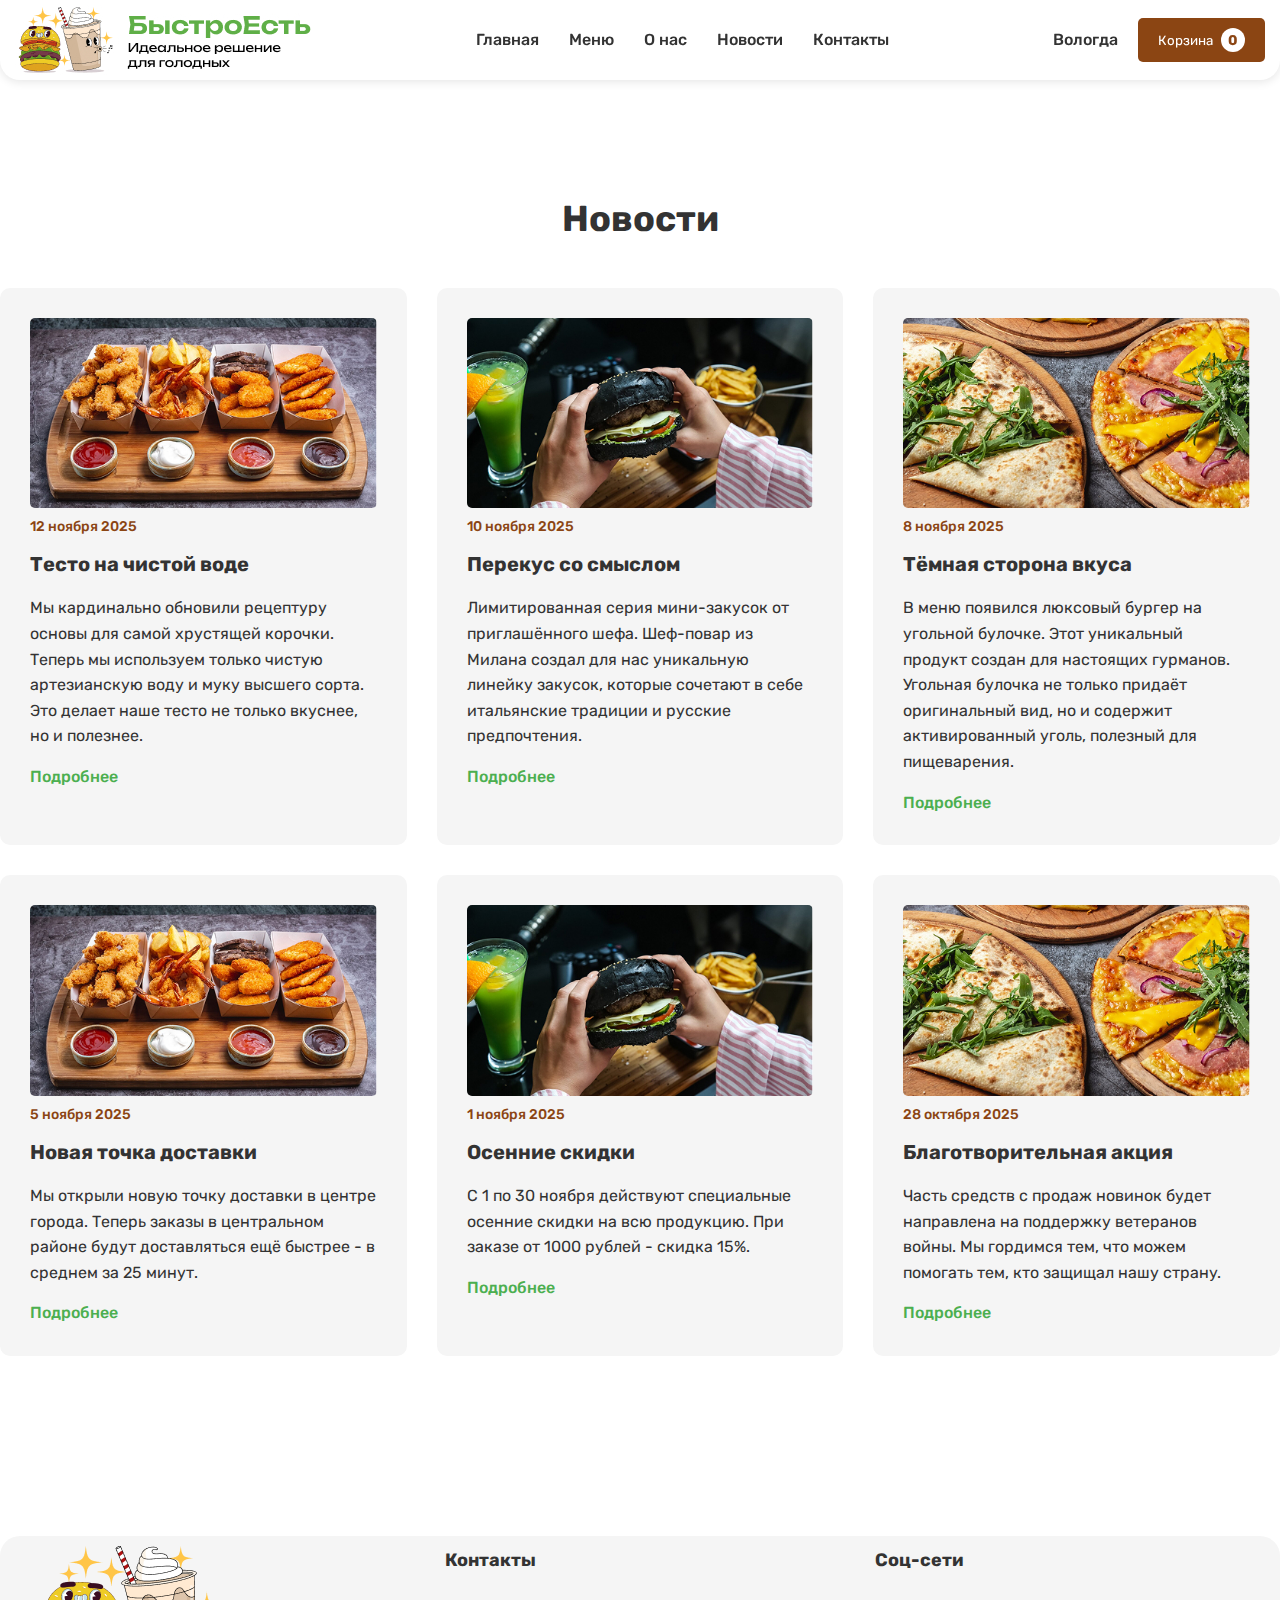
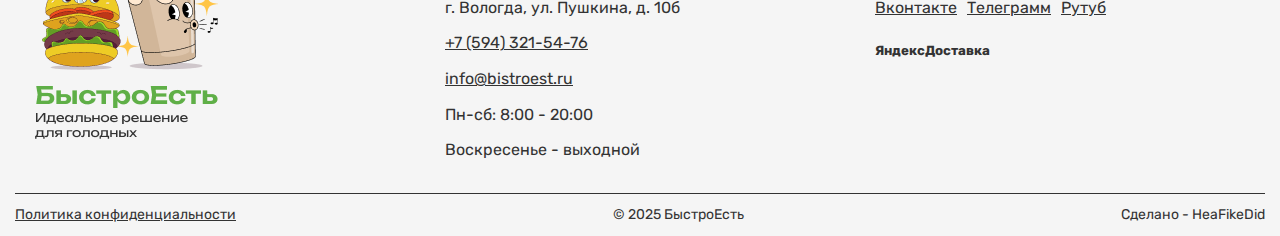
<file: news.html>
<!DOCTYPE html>
<html lang="ru">
<head>
    <meta charset="UTF-8">
    <meta name="viewport" content="width=device-width, initial-scale=1.0">
    <title>БыстроЕсть - Новости</title>
    <link rel="stylesheet" href="style.css">
</head>
<body>
    <header class="header">
        <div class="container hedcon">
            <div class="header-content">
                <div class="logo">
                    <a href="index.html"><img src="./images/logo_header.jpg" alt="logo"></a>
                </div>
                <nav class="nav-desktop">
                    <ul>
                        <li><a href="index.html">Главная</a></li>
                        <li><a href="menu.html">Меню</a></li>
                        <li><a href="about.html">О нас</a></li>
                        <li><a href="news.html">Новости</a></li>
                        <li><a href="contacts.html">Контакты</a></li>
                    </ul>
                </nav>
                <div class="header-right">
                    <div class="city">Вологда</div>
                    <button class="cart-btn" id="cartBtn">
                        <p>Корзина</p>
                        <span class="cart-count">0</span>
                    </button>
                </div>
                <button class="burger-menu" id="burgerMenu">
                    <img src="./images/menu.png" alt="menu">
                </button>
            </div>
        </div>
        <div class="mobile-menu" id="mobileMenu">
            <ul>
                <li><a href="index.html">Главная</a></li>
                <li><a href="menu.html">Меню</a></li>
                <li><a href="about.html">О нас</a></li>
                <li><a href="news.html">Новости</a></li>
                <li><a href="contacts.html">Контакты</a></li>
                <li><div class="city-mobile">
                        <button class="cart-btn" id="cartBtn">
                            <p>Корзина</p>
                            <span class="cart-count">0</span>
                        </button>
                    </div>
                </li>
            </ul>
        </div>
    </header>

    <main class="container" style="margin-top: 100px; padding: 40px 0;">
        <h1 class="section-title">Новости</h1>
        
        <div class="news-grid" style="margin: 40px 0;">
            <div class="news-card">
                <img src="./images/news1.jpg" alt="новость 1">
                <div class="news-date">12 ноября 2025</div>
                <h3>Тесто на чистой воде</h3>
                <p>Мы кардинально обновили рецептуру основы для самой хрустящей корочки. Теперь мы используем только чистую артезианскую воду и муку высшего сорта. Это делает наше тесто не только вкуснее, но и полезнее.</p>
                <a href="#" class="news-link">Подробнее</a>
            </div>
            <div class="news-card">
                <img src="./images/news2.jpg" alt="новость 1">
                <div class="news-date">10 ноября 2025</div>
                <h3>Перекус со смыслом</h3>
                <p>Лимитированная серия мини-закусок от приглашённого шефа. Шеф-повар из Милана создал для нас уникальную линейку закусок, которые сочетают в себе итальянские традиции и русские предпочтения.</p>
                <a href="#" class="news-link">Подробнее</a>
            </div>
            <div class="news-card">
                <img src="./images/news3.jpg" alt="новость 1">
                <div class="news-date">8 ноября 2025</div>
                <h3>Тёмная сторона вкуса</h3>
                <p>В меню появился люксовый бургер на угольной булочке. Этот уникальный продукт создан для настоящих гурманов. Угольная булочка не только придаёт оригинальный вид, но и содержит активированный уголь, полезный для пищеварения.</p>
                <a href="#" class="news-link">Подробнее</a>
            </div>
            <div class="news-card">
                <img src="./images/news1.jpg" alt="новость 1">
                <div class="news-date">5 ноября 2025</div>
                <h3>Новая точка доставки</h3>
                <p>Мы открыли новую точку доставки в центре города. Теперь заказы в центральном районе будут доставляться ещё быстрее - в среднем за 25 минут.</p>
                <a href="#" class="news-link">Подробнее</a>
            </div>
            <div class="news-card">
                <img src="./images/news2.jpg" alt="новость 1">
                <div class="news-date">1 ноября 2025</div>
                <h3>Осенние скидки</h3>
                <p>С 1 по 30 ноября действуют специальные осенние скидки на всю продукцию. При заказе от 1000 рублей - скидка 15%.</p>
                <a href="#" class="news-link">Подробнее</a>
            </div>
            <div class="news-card">
                <img src="./images/news3.jpg" alt="новость 1">
                <div class="news-date">28 октября 2025</div>
                <h3>Благотворительная акция</h3>
                <p>Часть средств с продаж новинок будет направлена на поддержку ветеранов войны. Мы гордимся тем, что можем помогать тем, кто защищал нашу страну.</p>
                <a href="#" class="news-link">Подробнее</a>
            </div>
        </div>
    </main>

    <footer class="footer">
        <div class="container">
            <div class="footer-content">
                <div class="footer-left">
                    <div class="footer-logo"><img src="./images/logo_footer.png" alt="logo"></div>
                </div>
                <div class="footer-middle">
                    <h4>Контакты</h4>
                    <p>г. Вологда, ул. Пушкина, д. 10б</p>
                    <p><a href="tel:+7(594)321-54-76">+7 (594) 321-54-76</a></p>
                    <p><a href="mailto:info@bistroest.ru">info@bistroest.ru</a></p>
                    <p>Пн-сб: 8:00 - 20:00</p>
                    <p>Воскресенье - выходной</p>
                </div>
                <div class="footer-right">
                    <h4>Соц-сети</h4>
                    <div class="social-icons">
                        <a href="#">Вконтакте</a>
                        <a href="#">Телеграмм</a>
                        <a href="#">Рутуб</a>
                    </div>
                    <div class="delivery-partners">
                        <a href="#"><h5>ЯндексДоставка</h5></a>
                    </div>
                </div>
            </div>
            <div class="footer-bottom">
                <a href="#" class="polit">Политика конфиденциальности</a>
                <p>© 2025 БыстроЕсть</p>
                <p>Сделано - HeaFikeDid</p>
            </div>
        </div>
    </footer>

    <div class="modal" id="cartModal">
        <div class="modal-content">
            <div class="modal-header">
                <h3>Ваш заказ</h3>
                <button class="close-modal">&times;</button>
            </div>
            <div class="modal-body">
                <div class="cart-items" id="cartItems">
                    <p class="empty-cart">Корзина пуста</p>
                </div>
                <div class="cart-total">
                    <span>Итого:</span>
                    <span id="cartTotal">0 ₽</span>
                </div>
            </div>
            <div class="modal-footer">
                <button class="order-btn">Оформить заказ</button>
            </div>
        </div>
    </div>

    <script src="script.js"></script>
</body>
</html>
</file>
<file: style.css>
/* Базовые стили */

* {
    margin: 0;
    padding: 0;
    box-sizing: border-box;
}
@font-face {
    font-family: "Rubik";
    src: url(./fonts/Rubik-VariableFont_wght.ttf);
}
body {
    font-family: "Rubik", sans-serif;
    line-height: 1.6;
    color: #333;
    background-color: #ffffff;
}

button {
    font-family: "Rubik";
}

.container {
    max-width: 1400px;
    margin: 0 auto;
    padding: 0 20px;
}

/* Шапка */
.header {
    position: fixed;
    top: 0;
    left: 0;
    right: 0;
    z-index: 1000;
}

.header .hedcon {
    background-color: #ffffff;
    box-shadow: 0 2px 10px rgba(0,0,0,0.1);
    border-radius: 0 0 20px 20px;
}

.header-content {
    display: flex;
    justify-content: space-between;
    align-items: center;
    padding: 5px 0;
    position: relative;
}

.logo {
    height: 70px;
}

.nav-desktop ul {
    display: flex;
    list-style: none;
    gap: 30px;
}

.nav-desktop a {
    text-decoration: none;
    color: #333;
    font-weight: 500;
    transition: color 0.3s;
    position: relative;
}

.nav-desktop a:hover {
    color: #4CAF50;
}

.nav-desktop a::after {
    content: '';
    position: absolute;
    bottom: -5px;
    left: 0;
    width: 0;
    height: 2px;
    background-color: #4CAF50;
    transition: width 0.3s;
}

.nav-desktop a:hover::after {
    width: 100%;
}

.header-right {
    display: flex;
    align-items: center;
    gap: 20px;
}

.city {
    font-weight: 500;
    color: #333;
}

.cart-btn {
    background-color: #8B4513;
    color: #ffffff;
    border: none;
    padding: 10px 20px;
    border-radius: 5px;
    cursor: pointer;
    display: flex;
    align-items: center;
    gap: 8px;
    transition: background-color 0.3s, color 0.3s;
}

.cart-btn:hover {
    background-color: #6d3410;
    color: #ffffff;
}

.cart-count {
    background-color: #ffffff;
    color: #8B4513;
    border-radius: 50%;
    width: 24px;
    height: 24px;
    display: flex;
    align-items: center;
    justify-content: center;
    font-size: 14px;
    font-weight: bold;
}

.burger-menu {
    display: none;
    background: none;
    border: none;
    font-size: 24px;
    color: #333;
    cursor: pointer;
}

/* Мобильное меню */
.mobile-menu {
    display: none;
    position: absolute;
    top: 100%;
    left: 0;
    right: 0;
    background-color: #ffffff;
    box-shadow: 0 4px 10px rgba(0,0,0,0.1);
    padding: 20px;
}

.mobile-menu.active {
    display: block;
}

.mobile-menu ul {
    list-style: none;
}

.mobile-menu li {
    margin-bottom: 15px;
}

.mobile-menu a {
    text-decoration: none;
    color: #333;
    font-weight: 500;
    display: block;
    padding: 10px 0;
}

.city-mobile {
    color: #333;
    font-weight: 500;
    padding: 10px 0;
}

/* Карусель */
.carousel-section {
    margin-top: 120px;
}

.carousel {
    position: relative;
    height: 500px;
    overflow: hidden;
}

.carousel-track {
    display: flex;
    transition: transform 0.5s ease;
    height: 100%;
}

.slide {
    min-width: 100%;
    height: 100%;
    display: flex;
    align-items: center;
    justify-content: center;
}

#sl1 {
    background-image: url(./images/BANNER2.jpg);
    background-repeat: no-repeat;
    background-size: cover;
}
#sl2 {
    background-image: url(./images/BANNER3.jpg);
    background-repeat: no-repeat;
    background-size: cover;
}
#sl3 {
    background-image: url(./images/BANNER1.jpg);
    background-repeat: no-repeat;
    background-size: cover;
}

.slide-content {
    text-align: center;
    color: #ffffff;
    padding: 20px;
}

.slide-content h2 {
    font-size: 48px;
    margin-bottom: 20px;
}

.slide-content p {
    font-size: 24px;
}

.carousel-dots {
    position: absolute;
    bottom: 20px;
    left: 0;
    right: 0;
    display: flex;
    justify-content: center;
    gap: 10px;
}

.dot {
    width: 12px;
    height: 12px;
    border-radius: 50%;
    background-color: #e0e0e0;
    cursor: pointer;
    transition: background-color 0.3s;
}

.dot.active {
    background-color: #4CAF50;
}

/* Баннеры */
.banners {
    display: grid;
    grid-template-columns: repeat(2, 1fr);
    gap: 20px;
    margin: 40px 0;
}

.banner {
    border-radius: 20px;
    min-height: 200px;
    display: flex;
    align-items: center;
    justify-content: center;
}

.charity-banner {
    background-image: url(./images/adv.jpg);
    background-size: contain;
    background-repeat: no-repeat;
    background-position: center;
    width: 100%;
    height: 100%;
}

.banner-content {
    width: 100%;
    height: 100%;
    align-content: flex-end;
}

.banner-content img {
    width: 100%;
}

.help {
    background-image: url(./images/adv2.jpg);
    background-size: contain;
    background-repeat: no-repeat;
    background-position: center;
    width: 100%;
    height: 100%;
    text-align: center;
}

.feedback-btn {
    background-color: #4CAF50;
    color: #ffffff;
    font-family: "Rubik";
    font-size: 18px;
    border: none;
    padding: 12px 30px;
    border-radius: 5px;
    cursor: pointer;
    margin-bottom: 35px;
    transition: background-color 0.3s;
}
.feedback-btn a {
    color: #ffffff;
    font-family: "Rubik";
    font-size: 18px;
    text-decoration: none;
}

.feedback-btn:hover {
    background-color: #45a049;
}

/* Меню */
.section-title {
    text-align: center;
    margin: 50px 0 30px;
    font-size: 36px;
    color: #333;
}

.section-discr {
    text-align: center;
    place-self: center;
    width: 60%;
    margin-bottom: 30px;
}

.category-tabs {
    display: flex;
    justify-content: center;
    gap: 15px;
    margin-bottom: 40px;
    flex-wrap: wrap;
}

.category-btn {
    background-color: #f5f5f5;
    border: none;
    padding: 10px 20px;
    border-radius: 25px;
    cursor: pointer;
    font-weight: 500;
    transition: all 0.3s;
}

.category-btn.active,
.category-btn:hover {
    background-color: #4CAF50;
    color: #ffffff;
}

.products-grid {
    display: grid;
    grid-template-columns: repeat(auto-fill, minmax(250px, 1fr));
    gap: 30px;
    margin-bottom: 60px;
}

.product-card {
    background-color: #ffffff;
    border-radius: 10px;
    overflow: hidden;
    box-shadow: 0 3px 10px rgba(0,0,0,0.1);
    transition: transform 0.3s;
}

.product-card:hover {
    transform: translateY(-5px);
}

.product-image {
    text-align: center;
}

.product-image img {
    width: 80%;
}

.product-info {
    padding: 20px;
}

.product-title {
    font-size: 18px;
    margin-bottom: 10px;
    color: #333;
}

.product-price {
    font-size: 20px;
    font-weight: bold;
    color: #8B4513;
    margin-bottom: 15px;
}

.add-to-cart {
    font-family: "Rubik";
    width: 100%;
    padding: 12px;
    background-color: #8B4513;
    color: #ffffff;
    border: none;
    border-radius: 5px;
    cursor: pointer;
    transition: background-color 0.3s;
}

.add-to-cart:hover {
    background-color: #6d3410;
}

/* SEO блок */
.seo-section {
    margin: 60px auto;
}

.seo-content {
    display: grid;
    grid-template-columns: 1fr 1fr;
    gap: 50px;
    align-items: center;
}

.seo-text h2 {
    font-size: 36px;
    margin-bottom: 20px;
    color: #333;
}

.seo-text p {
    margin-bottom: 20px;
    line-height: 1.8;
}

.read-more {
    display: inline-block;
    color: #ffffff;
    background-color: #4CAF50;
    padding: 10px 20px;
    border-radius: 10px;
    text-decoration: none;
    font-weight: 500;
    margin-top: 20px;
}

.read-more:hover {
    background-color: #45a049;
    transition: transform 0.3s;
}

.image-placeholder img {
    width: 100%;
    border-radius: 10px;
}

/* Новости */
.news-grid {
    display: grid;
    grid-template-columns: repeat(auto-fit, minmax(300px, 1fr));
    gap: 30px;
    margin-bottom: 40px;
}

.news-card {
    background-color: #f5f5f5;
    padding: 30px;
    border-radius: 10px;
    transition: transform 0.3s;
}
.news-card img {
    width: 100%;
    border-radius: 5px;
}

.news-card:hover {
    transform: translateY(-5px);
}

.news-date {
    color: #8B4513;
    font-size: 14px;
    margin-bottom: 10px;
    font-weight: 500;
}

.news-card h3 {
    font-size: 20px;
    margin-bottom: 15px;
    color: #333;
}

.news-link {
    display: inline-block;
    color: #4CAF50;
    text-decoration: none;
    font-weight: 500;
    margin-top: 15px;
}

.news-link:hover {
    text-decoration: underline;
}

.view-all {
    text-align: center;
    margin: 40px 0 60px;
}

.view-all-btn {
    display: inline-block;
    padding: 15px 40px;
    background-color: #4CAF50;
    color: #ffffff;
    text-decoration: none;
    border-radius: 5px;
    font-weight: 500;
    transition: background-color 0.3s;
}

.view-all-btn:hover {
    background-color: #45a049;
}

/* Поставщики */
.suppliers-section {
    margin: 60px auto;
}

.suppliers-slider {
    position: relative;
    overflow: hidden;
}

.slider-track {
    display: flex;
    transition: transform 0.5s ease;
}

.suppliers-slide {
    min-width: 100%;
}

.logos-grid {
    display: grid;
    grid-template-columns: repeat(3, 1fr);
    gap: 30px;
}

.logo-placeholder {
    place-self: center;
    height: 150px;
    width: 150px;
    background-color: #e0e0e0;
    border-radius: 5px;
}
.logo-placeholder img {
    width: 100%;
}

.slider-dots {
    display: flex;
    justify-content: center;
    gap: 10px;
    margin-top: 30px;
}

.supplier-dot {
    width: 12px;
    height: 12px;
    border-radius: 50%;
    background-color: #e0e0e0;
    cursor: pointer;
    transition: background-color 0.3s;
}

.supplier-dot.active {
    background-color: #4CAF50;
}

/* Подвал */
.footer {
    color: #333;
    padding: 40px 0 0;
    margin-top: 60px;
}

.footer .container {
    background-color: #F5F5F5;
    border-radius: 20px 20px 0 0;
    padding-top: 10px;
}

.footer-content {
    display: grid;
    grid-template-columns: 1fr 1fr 1fr;
    gap: 40px;
    margin-bottom: 20px;
}

.footer-logo {
    padding-left: 20px;
}

.footer-tagline {
    font-size: 16px;
    color: #333;
}

.footer-middle h4,
.footer-right h4 {
    color: #333;
    margin-bottom: 20px;
    font-size: 18px;
}

.footer-middle p {
    margin-bottom: 10px;
    color: #333;
}

.footer-middle a {
    margin-bottom: 10px;
    color: #333;
}

.footer-right h5 {
    color: #333;
    margin: 20px 0 10px;
}

.social-icons {
    display: flex;
    gap: 10px;
    margin-bottom: 20px;
}

.social-icons a {
    color: #333;
    font-size: 16px;
    transition: color 0.3s;
}

.social-icons a:hover {
    color: #4CAF50;
}

.delivery-partners a {
    text-decoration: none;
}

.polit {
    text-decoration: underline #333;
    color: #333;
}

.footer-bottom {
    border-top: 1px solid #333;
    padding-top: 10px;
    padding-bottom: 10px;
    display: flex;
    justify-content: space-between;
    color: var(---dark-gray);
    font-size: 14px;
}

/* Модальные окна */
.modal {
    display: none;
    position: fixed;
    top: 0;
    left: 0;
    right: 0;
    bottom: 0;
    background-color: rgba(0,0,0,0.5);
    z-index: 1100;
    align-items: center;
    justify-content: center;
}

.modal.active {
    display: flex;
}

.modal-content {
    background-color: #ffffff;
    border-radius: 10px;
    width: 90%;
    max-width: 500px;
    max-height: 90vh;
    overflow-y: auto;
}

.modal-header {
    display: flex;
    justify-content: space-between;
    align-items: center;
    padding: 20px;
    border-bottom: 1px solid #e0e0e0;
}

.modal-header h3 {
    color: #333;
}

.close-modal {
    background: none;
    border: none;
    font-size: 24px;
    cursor: pointer;
    color: #333;
}

.modal-body {
    padding: 20px;
}

.cart-items {
    max-height: 300px;
    overflow-y: auto;
}

.cart-item {
    display: flex;
    justify-content: space-between;
    align-items: center;
    padding: 10px 0;
    border-bottom: 1px solid #f5f5f5;
}

.empty-cart {
    text-align: center;
    color: #e0e0e0;
    padding: 40px 0;
}

.cart-total {
    display: flex;
    justify-content: space-between;
    align-items: center;
    padding: 20px 0;
    font-size: 20px;
    font-weight: bold;
    color: #333;
}

.modal-footer {
    padding: 20px;
    border-top: 1px solid #e0e0e0;
    text-align: right;
}

.order-btn,
.submit-feedback {
    background-color: #4CAF50;
    color: #ffffff;
    border: none;
    padding: 12px 30px;
    border-radius: 5px;
    cursor: pointer;
    font-weight: 500;
    transition: background-color 0.3s;
}

.order-btn:hover,
.submit-feedback:hover {
    background-color: #45a049;
}

.modal-body textarea {
    width: 100%;
    padding: 15px;
    border: 1px solid #e0e0e0;
    border-radius: 5px;
    font-family: inherit;
    resize: vertical;
}

/* Адаптивность */

/* Планшет (1280px) */
@media (max-width: 1280px) {
    .container {
        max-width: 100%;
        padding: 0 15px;
    }
    
    .seo-content {
        grid-template-columns: 1fr;
        gap: 30px;
    }
    
    .seo-image {
        width: 80%;
        justify-self: center;
    }
    
    .logos-grid {
        grid-template-columns: repeat(3, 1fr);
    }
}

/* Мобильные устройства (430px) */
@media (max-width: 430px) {
    .nav-desktop,
    .header-right {
        display: none;
    }
    
    .burger-menu {
        display: block;
    }
    
    .header-content {
        padding: 10px 0;
    }
    
    .carousel {
        height: 250px;
    }
    
    .slide-content h2 {
        font-size: 28px;
    }
    
    .slide-content p {
        font-size: 16px;
    }
    
    .banners {
        grid-template-columns: 1fr;
        gap: 15px;
    }
    
    .banner {
        padding: 20px;
    }
    
    .category-tabs {
        gap: 10px;
    }
    
    .category-btn {
        font-family: "Rubik";
        padding: 8px 16px;
        font-size: 14px;
    }
    
    .products-grid {
        grid-template-columns: 1fr;
        gap: 20px;
    }
    
    .news-grid {
        grid-template-columns: 1fr;
    }
    
    .logos-grid {
        grid-template-columns: repeat(2, 1fr);
        gap: 15px;
    }
    
    .footer-content {
        grid-template-columns: 1fr;
        gap: 30px;
        text-align: center;
    }
    
    .social-icons {
        justify-content: center;
    }
    
    .footer-bottom {
        flex-direction: column;
        gap: 10px;
        text-align: center;
    }
    
    .feedback-btn {
        padding: 3px 15px 6px 15px;       
    }
    .feedback-btn a {
        font-size: 14px;
    }
}

/* Контакты */

.map-container {
    height: 400px;
    border-radius: 10px;
    margin: 40px 0;
    display: flex;
    align-items: center;
    justify-content: center;
}

.map-ya {
    width: 1200px;
    height: 400px;
}

@media (max-width: 1330px) {
    .map-ya {
        width: 600px;
        height: 400px;
    }
}

@media (max-width: 430px) {
    .map-ya {
        width: 380px;
        height: 400px;
    }
}

.contact-form {
    background-color: #f5f5f5;
    padding: 30px;
    border-radius: 10px;
    margin-top: 40px;
}

.form-group {
    margin-bottom: 20px;
}

.form-group label {
    display: block;
    margin-bottom: 8px;
    font-weight: 500;
}

.form-group input {
    width: 100%;
    padding: 12px;
    border: 1px solid #ddd;
    border-radius: 5px;
    font-size: 16px;
}

.submit-btn {
    background-color: #8B4513;
    color: white;
    border: none;
    padding: 12px 30px;
    border-radius: 5px;
    cursor: pointer;
    font-size: 16px;
    transition: background-color 0.3s;
}

.submit-btn:hover {
    background-color: #6d3410;
}

.contact-info {
    display: grid;
    grid-template-columns: repeat(auto-fit, minmax(300px, 1fr));
    gap: 30px;
    margin-top: 40px;
}

.info-card {
    background-color: #f5f5f5;
    padding: 20px;
    border-radius: 10px;
}

.info-card h3 {
    color: #8B4513;
    margin-bottom: 15px;
}
</file>
